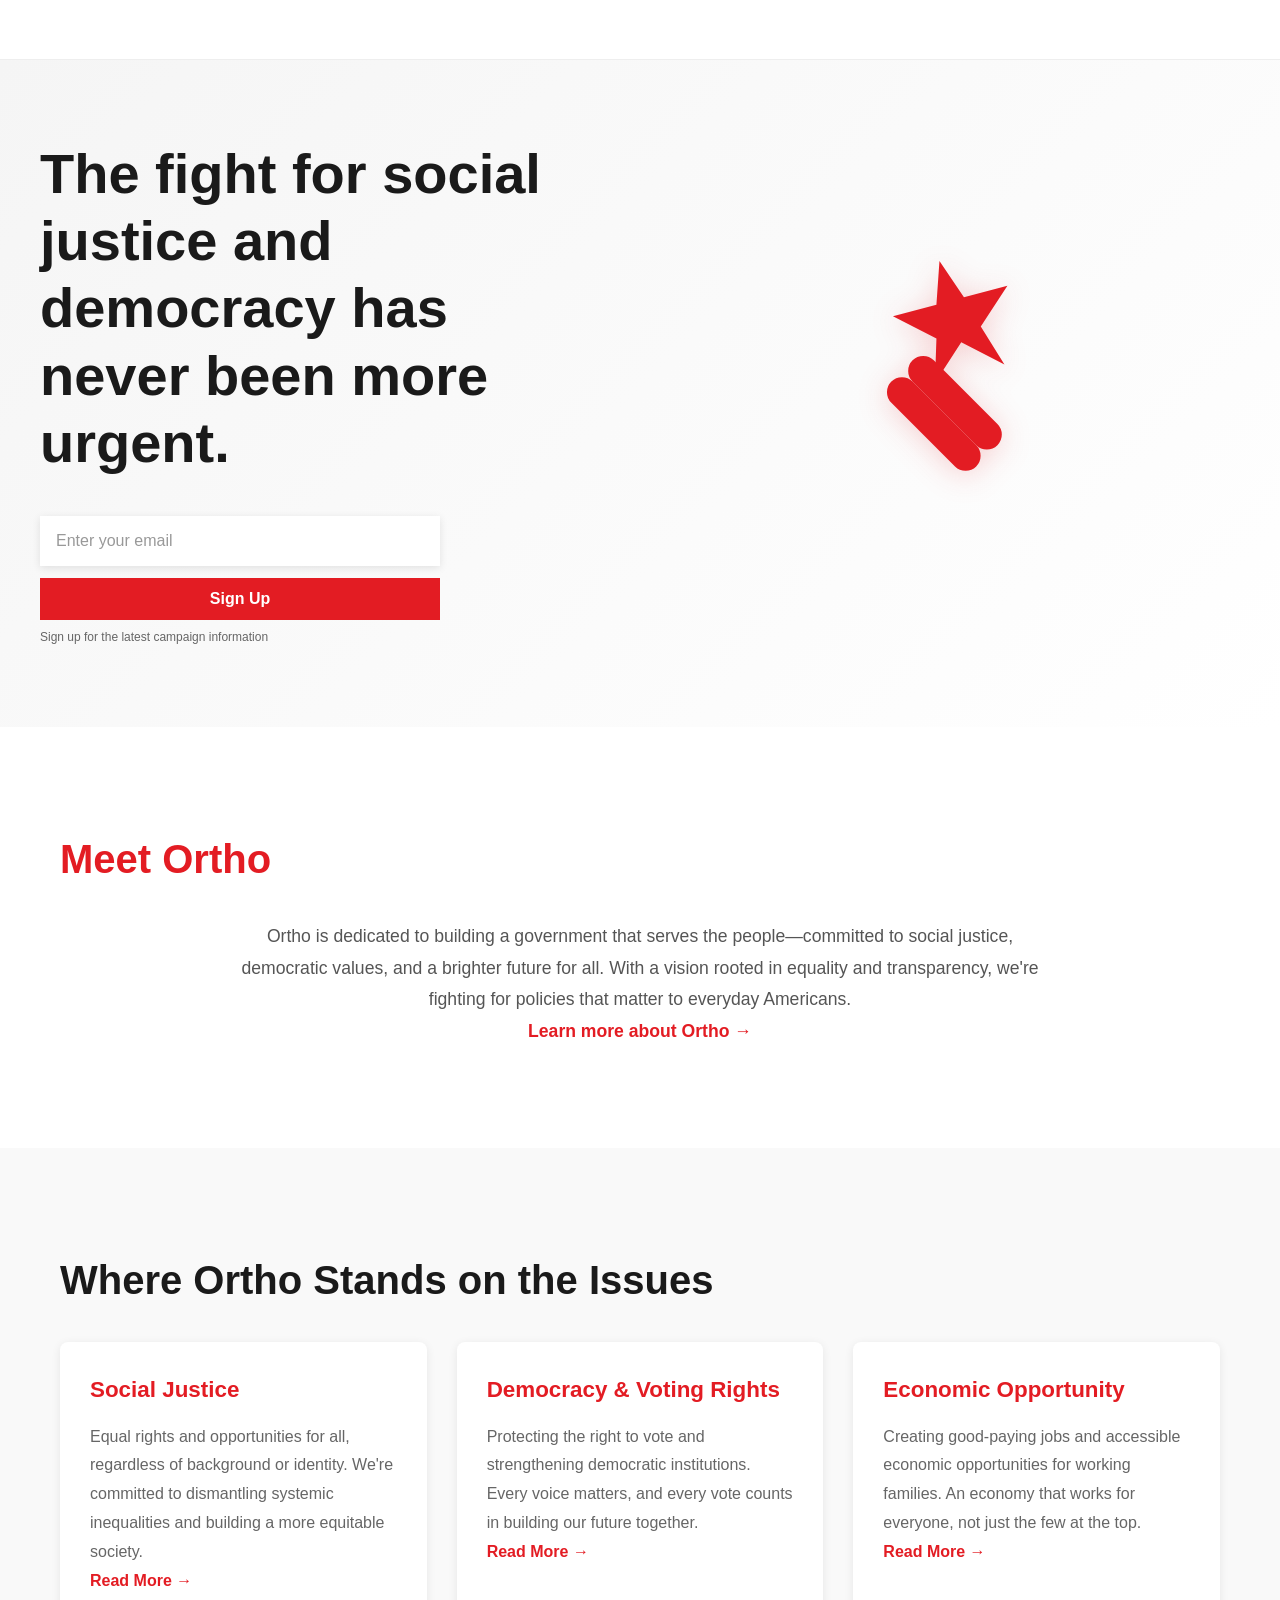
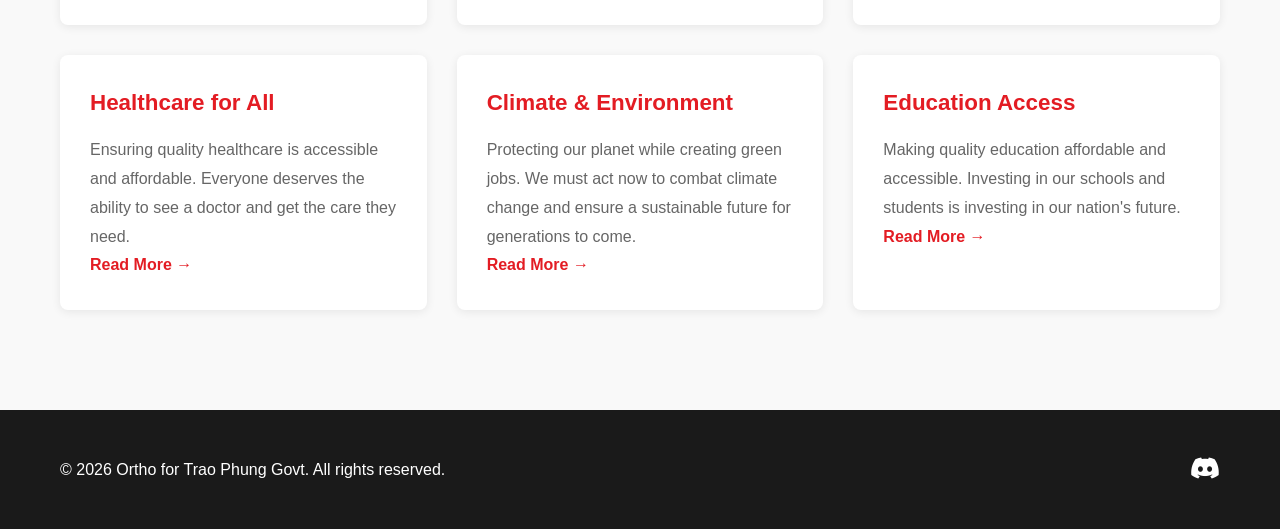
<file: index.html>
<!DOCTYPE html>
<html lang="en">
<head>
    <meta charset="UTF-8">
    <meta name="viewport" content="width=device-width, initial-scale=1.0">
    <title>Ortho for Trao Phung Govt - Social Justice & Democracy</title>
    <link rel="stylesheet" href="styles.css">
    <link rel="stylesheet" href="https://cdnjs.cloudflare.com/ajax/libs/font-awesome/6.4.0/css/all.min.css">
</head>
<body>
    <!-- Navigation Bar (Empty) -->
    <nav class="navbar"></nav>

    <!-- Hero Section -->
    <section class="hero">
        <div class="hero-content">
            <div class="hero-left">
                <h1 class="hero-title">The fight for social justice and democracy has never been more urgent.</h1>
                
                <div class="email-signup">
                    <form id="emailForm">
                        <input type="email" id="emailInput" placeholder="Enter your email" required>
                        <button type="submit">Sign Up</button>
                    </form>
                    <p class="email-subtitle">Sign up for the latest campaign information</p>
                </div>
            </div>

            <div class="hero-right">
                <div class="campaign-symbol">
                    <svg viewBox="0 0 200 200" class="symbol-svg">
                        <!-- Red Star -->
                        <g class="star-group" transform="translate(100, 50)">
                            <polygon points="0,-40 9.5,-12.4 39.5,-12.4 15.3,9.3 24,37.8 0,16.1 -24,37.8 -15.3,9.3 -39.5,-12.4 -9.5,-12.4" 
                                     fill="#E31C23" transform="rotate(-15)"/>
                        </g>
                        
                        <!-- Two Red Diagonal Thick Stripes -->
                        <g class="stripes-group" transform="translate(100, 120)">
                            <!-- First Diagonal Stripe (top-left to bottom-right) -->
                            <rect x="-50" y="-20" width="80" height="20" 
                                  fill="#E31C23" transform="rotate(45)" rx="10"/>
                            
                            <!-- Second Diagonal Stripe (offset) -->
                            <rect x="-50" y="0" width="80" height="20" 
                                  fill="#E31C23" transform="rotate(45)" rx="10"/>
                        </g>
                    </svg>
                </div>
            </div>
        </div>
    </section>

    <!-- Meet Ortho Section -->
    <section class="section meet-ortho">
        <div class="container">
            <h2><a href="about.html" class="section-link">Meet Ortho</a></h2>
            <div class="content">
                <p>Ortho is dedicated to building a government that serves the people—committed to social justice, democratic values, and a brighter future for all. With a vision rooted in equality and transparency, we're fighting for policies that matter to everyday Americans.</p>
                <p><a href="about.html" class="read-more">Learn more about Ortho →</a></p>
            </div>
        </div>
    </section>

    <!-- Where Ortho Stands on the Issues Section -->
    <section class="section issues">
        <div class="container">
            <h2>Where Ortho Stands on the Issues</h2>
            <div class="issues-grid">
                <div class="issue-card">
                    <h3><a href="issue-social-justice.html">Social Justice</a></h3>
                    <p>Equal rights and opportunities for all, regardless of background or identity. We're committed to dismantling systemic inequalities and building a more equitable society.</p>
                    <p><a href="issue-social-justice.html" class="learn-more">Read More →</a></p>
                </div>
                <div class="issue-card">
                    <h3><a href="issue-democracy.html">Democracy & Voting Rights</a></h3>
                    <p>Protecting the right to vote and strengthening democratic institutions. Every voice matters, and every vote counts in building our future together.</p>
                    <p><a href="issue-democracy.html" class="learn-more">Read More →</a></p>
                </div>
                <div class="issue-card">
                    <h3><a href="issue-economy.html">Economic Opportunity</a></h3>
                    <p>Creating good-paying jobs and accessible economic opportunities for working families. An economy that works for everyone, not just the few at the top.</p>
                    <p><a href="issue-economy.html" class="learn-more">Read More →</a></p>
                </div>
                <div class="issue-card">
                    <h3><a href="issue-healthcare.html">Healthcare for All</a></h3>
                    <p>Ensuring quality healthcare is accessible and affordable. Everyone deserves the ability to see a doctor and get the care they need.</p>
                    <p><a href="issue-healthcare.html" class="learn-more">Read More →</a></p>
                </div>
                <div class="issue-card">
                    <h3><a href="issue-climate.html">Climate & Environment</a></h3>
                    <p>Protecting our planet while creating green jobs. We must act now to combat climate change and ensure a sustainable future for generations to come.</p>
                    <p><a href="issue-climate.html" class="learn-more">Read More →</a></p>
                </div>
                <div class="issue-card">
                    <h3><a href="issue-education.html">Education Access</a></h3>
                    <p>Making quality education affordable and accessible. Investing in our schools and students is investing in our nation's future.</p>
                    <p><a href="issue-education.html" class="learn-more">Read More →</a></p>
                </div>
            </div>
        </div>
    </section>

    <!-- Footer -->
    <footer class="footer">
        <div class="container">
            <div class="footer-content">
                <p>&copy; 2026 Ortho for Trao Phung Govt. All rights reserved.</p>
                <div class="footer-social">
                    <a href="https://discord.gg/pRzbfzv4eq" target="_blank" title="Join our Discord">
                        <i class="fab fa-discord"></i>
                    </a>
                </div>
            </div>
        </div>
    </footer>

    <script src="script.js"></script>
</body>
</html>
</file>
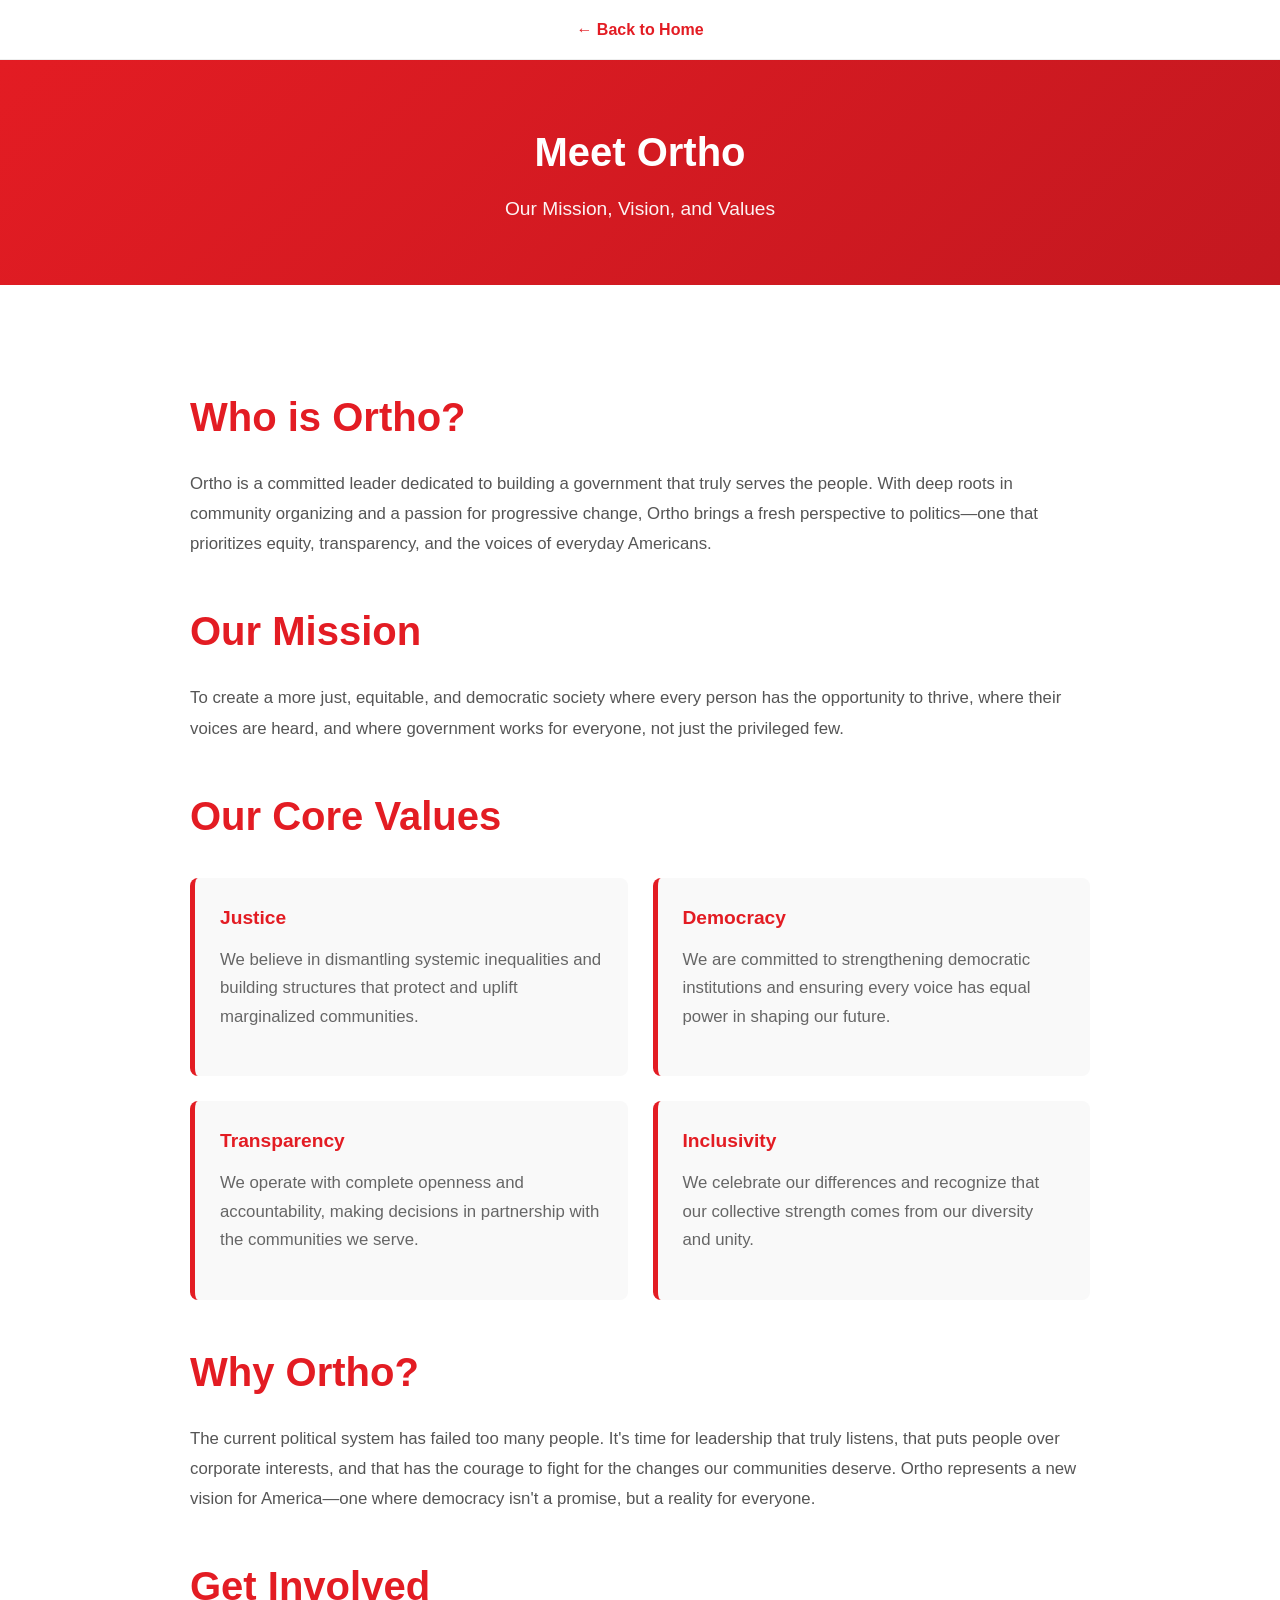
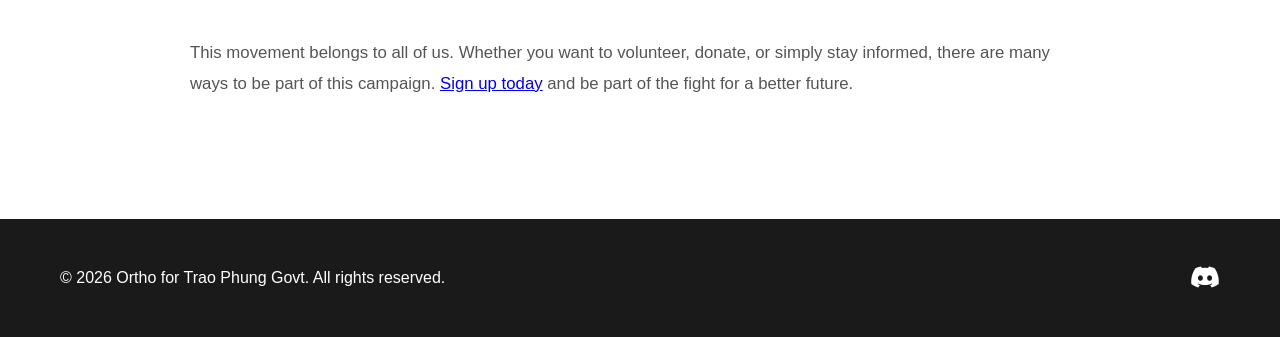
<file: about.html>
<!DOCTYPE html>
<html lang="en">
<head>
    <meta charset="UTF-8">
    <meta name="viewport" content="width=device-width, initial-scale=1.0">
    <title>About Ortho - Ortho for Trao Phung Govt</title>
    <link rel="stylesheet" href="styles.css">
    <link rel="stylesheet" href="https://cdnjs.cloudflare.com/ajax/libs/font-awesome/6.4.0/css/all.min.css">
</head>
<body>
    <!-- Navigation Bar -->
    <nav class="navbar">
        <div class="container">
            <a href="index.html" class="nav-home">← Back to Home</a>
        </div>
    </nav>

    <!-- Page Header -->
    <section class="page-header">
        <div class="container">
            <h1>Meet Ortho</h1>
            <p>Our Mission, Vision, and Values</p>
        </div>
    </section>

    <!-- Main Content -->
    <section class="section">
        <div class="container">
            <div class="page-content">
                <h2>Who is Ortho?</h2>
                <p>Ortho is a committed leader dedicated to building a government that truly serves the people. With deep roots in community organizing and a passion for progressive change, Ortho brings a fresh perspective to politics—one that prioritizes equity, transparency, and the voices of everyday Americans.</p>

                <h2>Our Mission</h2>
                <p>To create a more just, equitable, and democratic society where every person has the opportunity to thrive, where their voices are heard, and where government works for everyone, not just the privileged few.</p>

                <h2>Our Core Values</h2>
                <div class="values-grid">
                    <div class="value-card">
                        <h3>Justice</h3>
                        <p>We believe in dismantling systemic inequalities and building structures that protect and uplift marginalized communities.</p>
                    </div>
                    <div class="value-card">
                        <h3>Democracy</h3>
                        <p>We are committed to strengthening democratic institutions and ensuring every voice has equal power in shaping our future.</p>
                    </div>
                    <div class="value-card">
                        <h3>Transparency</h3>
                        <p>We operate with complete openness and accountability, making decisions in partnership with the communities we serve.</p>
                    </div>
                    <div class="value-card">
                        <h3>Inclusivity</h3>
                        <p>We celebrate our differences and recognize that our collective strength comes from our diversity and unity.</p>
                    </div>
                </div>

                <h2>Why Ortho?</h2>
                <p>The current political system has failed too many people. It's time for leadership that truly listens, that puts people over corporate interests, and that has the courage to fight for the changes our communities deserve. Ortho represents a new vision for America—one where democracy isn't a promise, but a reality for everyone.</p>

                <h2>Get Involved</h2>
                <p>This movement belongs to all of us. Whether you want to volunteer, donate, or simply stay informed, there are many ways to be part of this campaign. <a href="index.html">Sign up today</a> and be part of the fight for a better future.</p>
            </div>
        </div>
    </section>

    <!-- Footer -->
    <footer class="footer">
        <div class="container">
            <div class="footer-content">
                <p>&copy; 2026 Ortho for Trao Phung Govt. All rights reserved.</p>
                <div class="footer-social">
                    <a href="https://discord.gg/pRzbfzv4eq" target="_blank" title="Join our Discord">
                        <i class="fab fa-discord"></i>
                    </a>
                </div>
            </div>
        </div>
    </footer>

    <script src="script.js"></script>
</body>
</html>
</file>
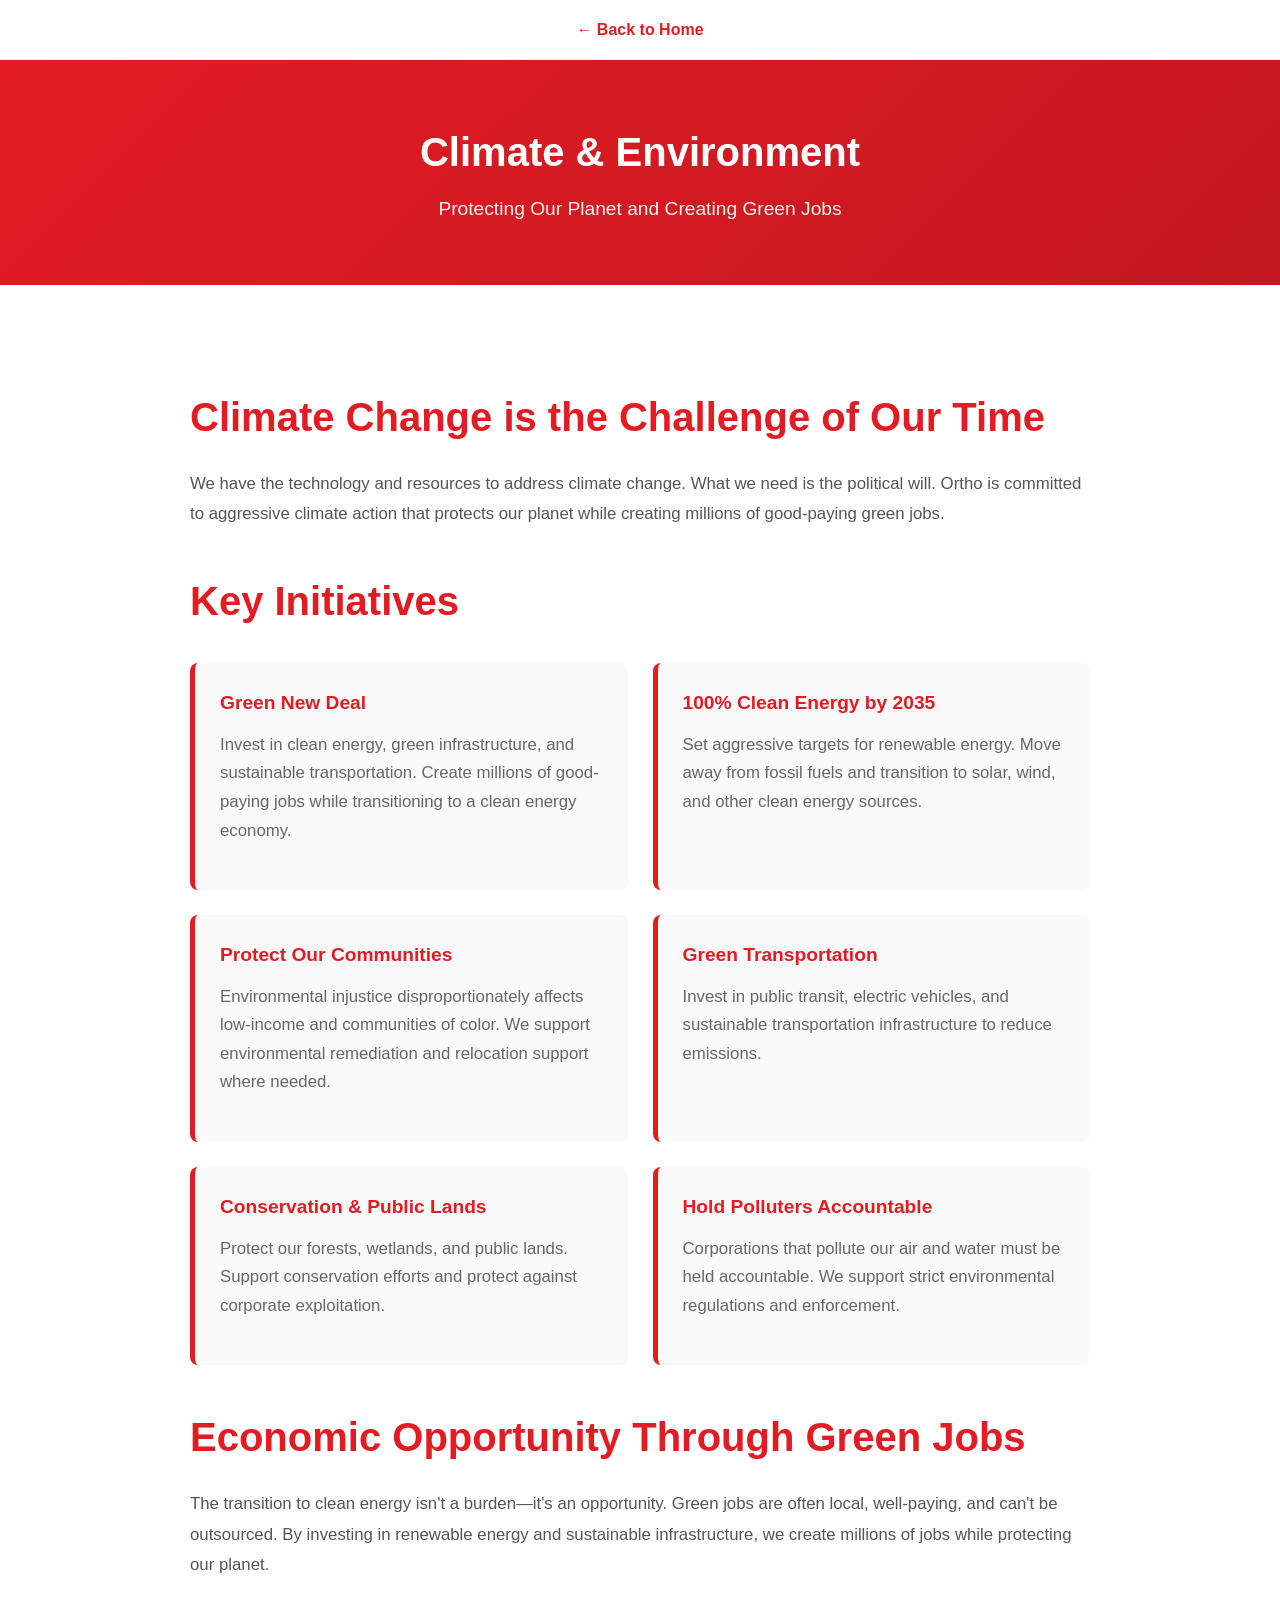
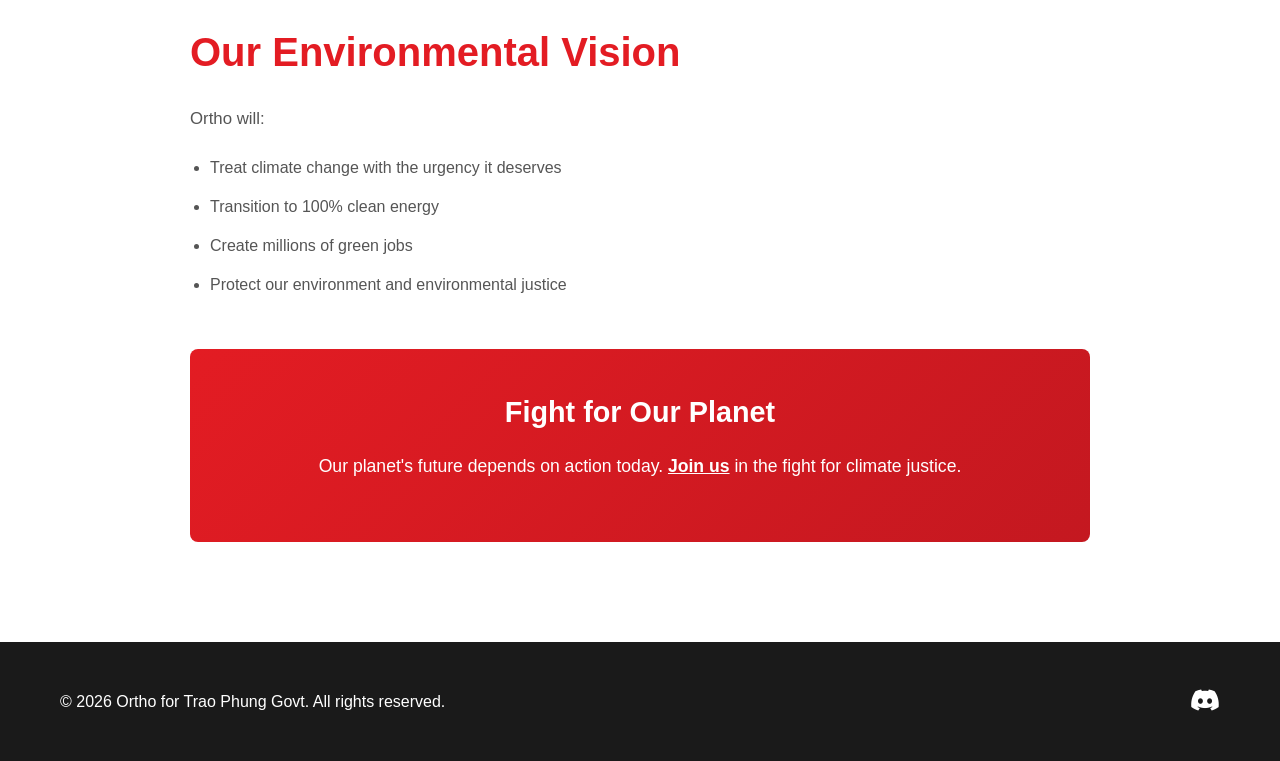
<file: issue-climate.html>
<!DOCTYPE html>
<html lang="en">
<head>
    <meta charset="UTF-8">
    <meta name="viewport" content="width=device-width, initial-scale=1.0">
    <title>Climate & Environment - Ortho for Trao Phung Govt</title>
    <link rel="stylesheet" href="styles.css">
    <link rel="stylesheet" href="https://cdnjs.cloudflare.com/ajax/libs/font-awesome/6.4.0/css/all.min.css">
</head>
<body>
    <!-- Navigation Bar -->
    <nav class="navbar">
        <div class="container">
            <a href="index.html" class="nav-home">← Back to Home</a>
        </div>
    </nav>

    <!-- Page Header -->
    <section class="page-header">
        <div class="container">
            <h1>Climate & Environment</h1>
            <p>Protecting Our Planet and Creating Green Jobs</p>
        </div>
    </section>

    <!-- Main Content -->
    <section class="section">
        <div class="container">
            <div class="page-content">
                <h2>Climate Change is the Challenge of Our Time</h2>
                <p>We have the technology and resources to address climate change. What we need is the political will. Ortho is committed to aggressive climate action that protects our planet while creating millions of good-paying green jobs.</p>

                <h2>Key Initiatives</h2>
                <div class="initiatives-list">
                    <div class="initiative-item">
                        <h3>Green New Deal</h3>
                        <p>Invest in clean energy, green infrastructure, and sustainable transportation. Create millions of good-paying jobs while transitioning to a clean energy economy.</p>
                    </div>
                    <div class="initiative-item">
                        <h3>100% Clean Energy by 2035</h3>
                        <p>Set aggressive targets for renewable energy. Move away from fossil fuels and transition to solar, wind, and other clean energy sources.</p>
                    </div>
                    <div class="initiative-item">
                        <h3>Protect Our Communities</h3>
                        <p>Environmental injustice disproportionately affects low-income and communities of color. We support environmental remediation and relocation support where needed.</p>
                    </div>
                    <div class="initiative-item">
                        <h3>Green Transportation</h3>
                        <p>Invest in public transit, electric vehicles, and sustainable transportation infrastructure to reduce emissions.</p>
                    </div>
                    <div class="initiative-item">
                        <h3>Conservation & Public Lands</h3>
                        <p>Protect our forests, wetlands, and public lands. Support conservation efforts and protect against corporate exploitation.</p>
                    </div>
                    <div class="initiative-item">
                        <h3>Hold Polluters Accountable</h3>
                        <p>Corporations that pollute our air and water must be held accountable. We support strict environmental regulations and enforcement.</p>
                    </div>
                </div>

                <h2>Economic Opportunity Through Green Jobs</h2>
                <p>The transition to clean energy isn't a burden—it's an opportunity. Green jobs are often local, well-paying, and can't be outsourced. By investing in renewable energy and sustainable infrastructure, we create millions of jobs while protecting our planet.</p>

                <h2>Our Environmental Vision</h2>
                <p>Ortho will:</p>
                <ul>
                    <li>Treat climate change with the urgency it deserves</li>
                    <li>Transition to 100% clean energy</li>
                    <li>Create millions of green jobs</li>
                    <li>Protect our environment and environmental justice</li>
                </ul>

                <div class="cta-box">
                    <h3>Fight for Our Planet</h3>
                    <p>Our planet's future depends on action today. <a href="index.html">Join us</a> in the fight for climate justice.</p>
                </div>
            </div>
        </div>
    </section>

    <!-- Footer -->
    <footer class="footer">
        <div class="container">
            <div class="footer-content">
                <p>&copy; 2026 Ortho for Trao Phung Govt. All rights reserved.</p>
                <div class="footer-social">
                    <a href="https://discord.gg/pRzbfzv4eq" target="_blank" title="Join our Discord">
                        <i class="fab fa-discord"></i>
                    </a>
                </div>
            </div>
        </div>
    </footer>

    <script src="script.js"></script>
</body>
</html>
</file>
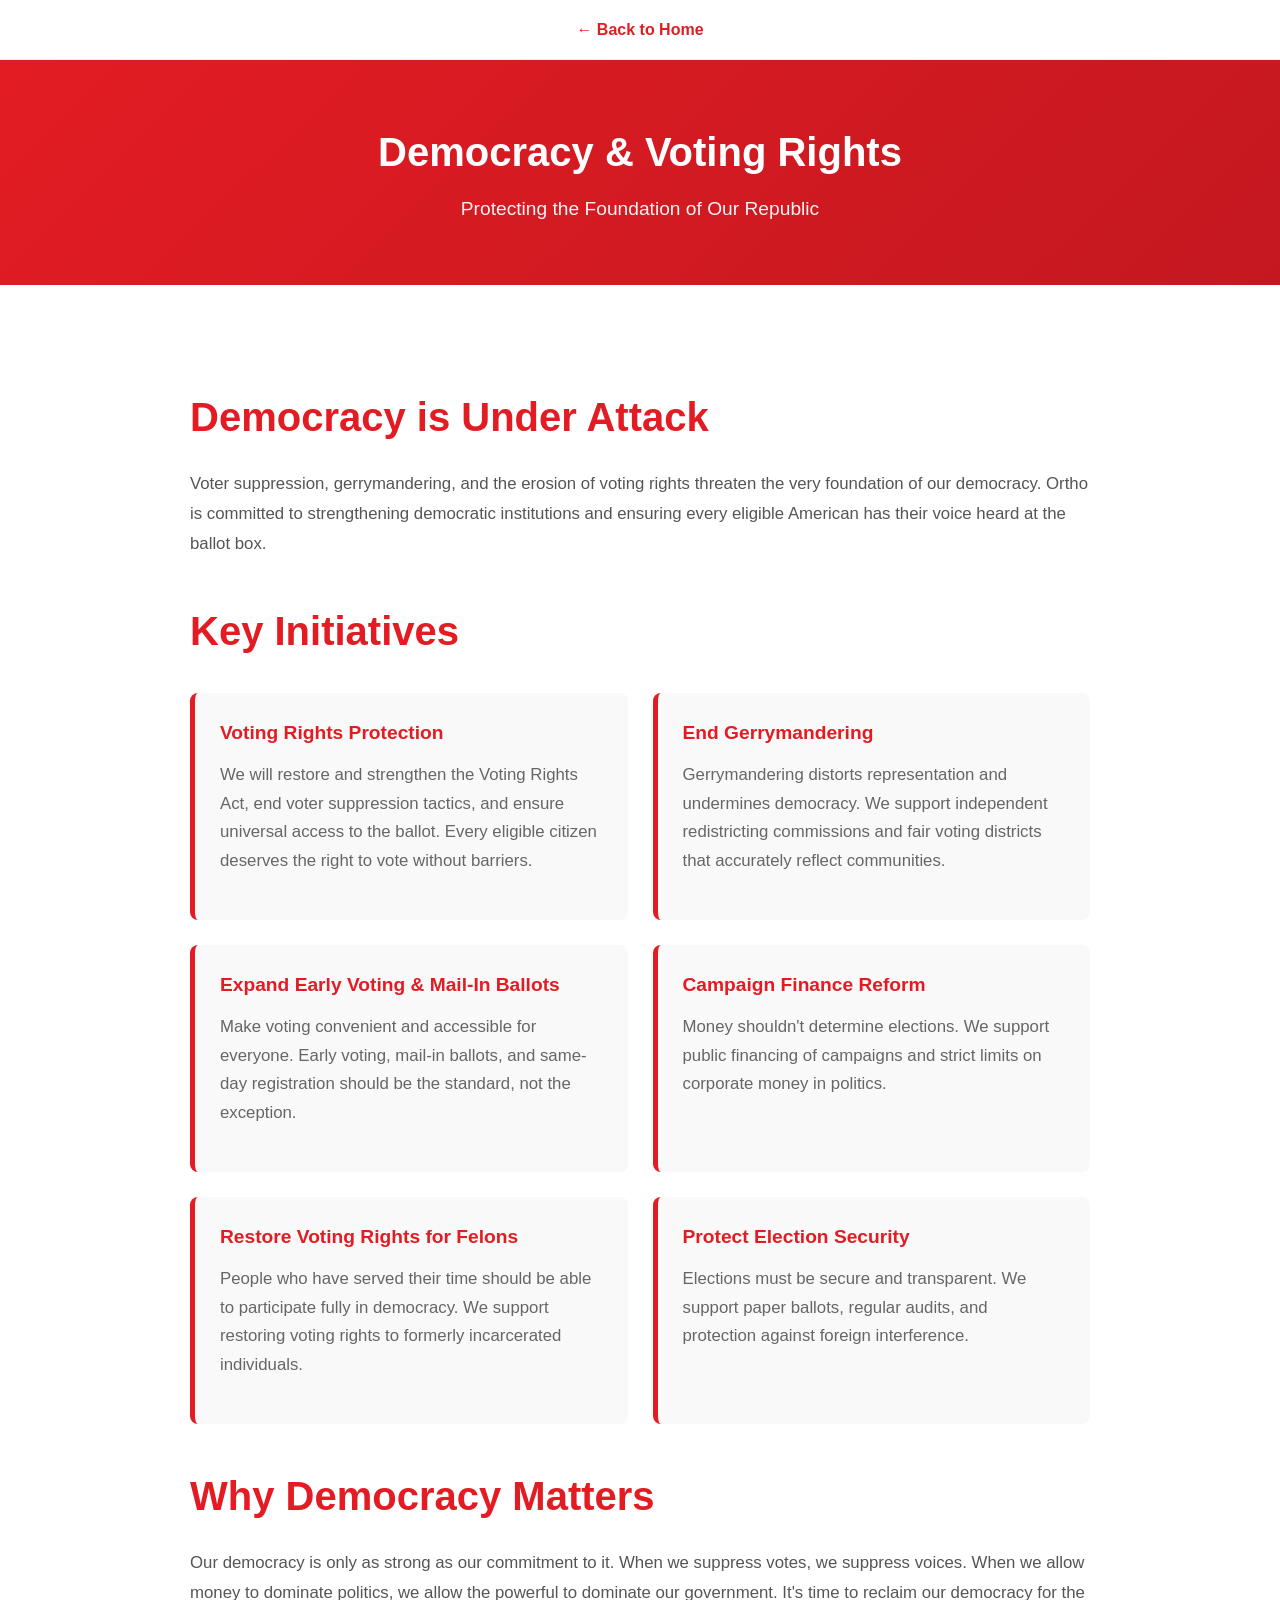
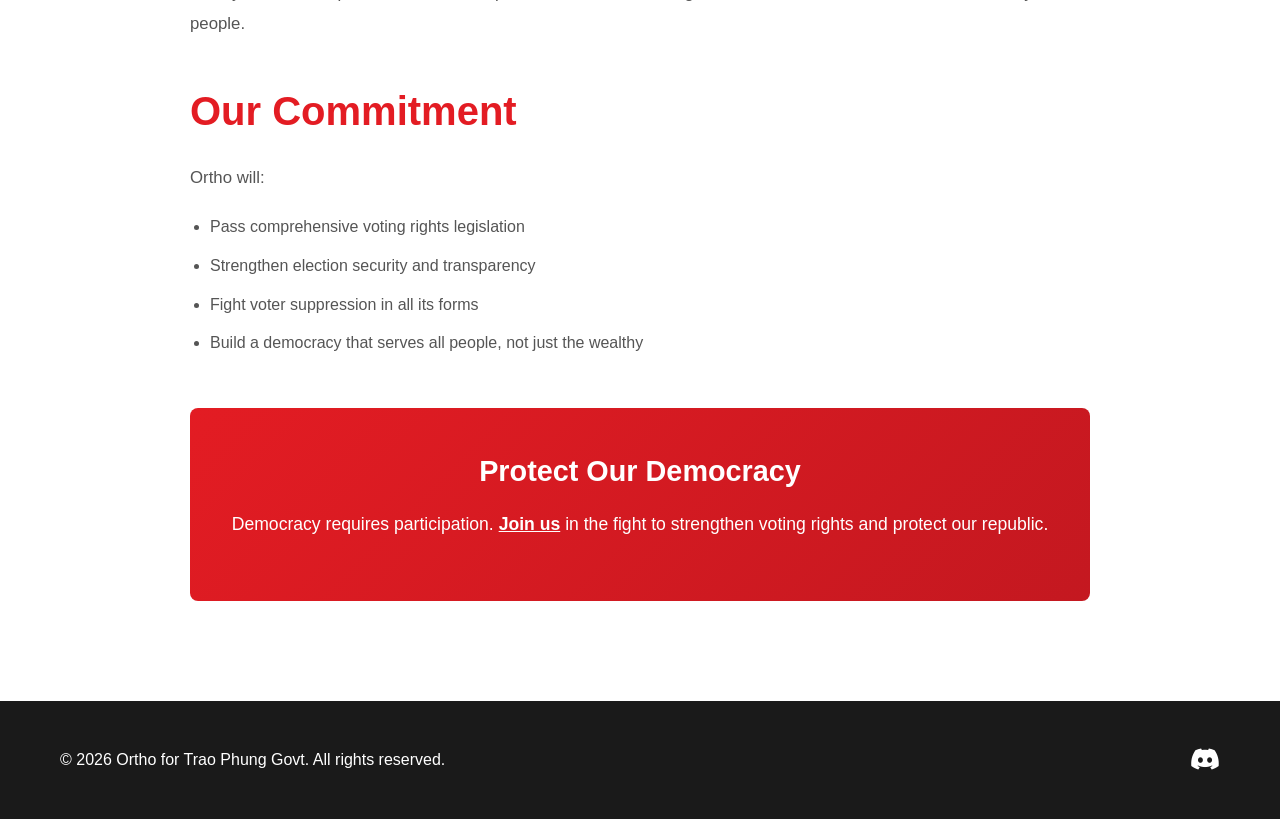
<file: issue-democracy.html>
<!DOCTYPE html>
<html lang="en">
<head>
    <meta charset="UTF-8">
    <meta name="viewport" content="width=device-width, initial-scale=1.0">
    <title>Democracy & Voting Rights - Ortho for Trao Phung Govt</title>
    <link rel="stylesheet" href="styles.css">
    <link rel="stylesheet" href="https://cdnjs.cloudflare.com/ajax/libs/font-awesome/6.4.0/css/all.min.css">
</head>
<body>
    <!-- Navigation Bar -->
    <nav class="navbar">
        <div class="container">
            <a href="index.html" class="nav-home">← Back to Home</a>
        </div>
    </nav>

    <!-- Page Header -->
    <section class="page-header">
        <div class="container">
            <h1>Democracy & Voting Rights</h1>
            <p>Protecting the Foundation of Our Republic</p>
        </div>
    </section>

    <!-- Main Content -->
    <section class="section">
        <div class="container">
            <div class="page-content">
                <h2>Democracy is Under Attack</h2>
                <p>Voter suppression, gerrymandering, and the erosion of voting rights threaten the very foundation of our democracy. Ortho is committed to strengthening democratic institutions and ensuring every eligible American has their voice heard at the ballot box.</p>

                <h2>Key Initiatives</h2>
                <div class="initiatives-list">
                    <div class="initiative-item">
                        <h3>Voting Rights Protection</h3>
                        <p>We will restore and strengthen the Voting Rights Act, end voter suppression tactics, and ensure universal access to the ballot. Every eligible citizen deserves the right to vote without barriers.</p>
                    </div>
                    <div class="initiative-item">
                        <h3>End Gerrymandering</h3>
                        <p>Gerrymandering distorts representation and undermines democracy. We support independent redistricting commissions and fair voting districts that accurately reflect communities.</p>
                    </div>
                    <div class="initiative-item">
                        <h3>Expand Early Voting & Mail-In Ballots</h3>
                        <p>Make voting convenient and accessible for everyone. Early voting, mail-in ballots, and same-day registration should be the standard, not the exception.</p>
                    </div>
                    <div class="initiative-item">
                        <h3>Campaign Finance Reform</h3>
                        <p>Money shouldn't determine elections. We support public financing of campaigns and strict limits on corporate money in politics.</p>
                    </div>
                    <div class="initiative-item">
                        <h3>Restore Voting Rights for Felons</h3>
                        <p>People who have served their time should be able to participate fully in democracy. We support restoring voting rights to formerly incarcerated individuals.</p>
                    </div>
                    <div class="initiative-item">
                        <h3>Protect Election Security</h3>
                        <p>Elections must be secure and transparent. We support paper ballots, regular audits, and protection against foreign interference.</p>
                    </div>
                </div>

                <h2>Why Democracy Matters</h2>
                <p>Our democracy is only as strong as our commitment to it. When we suppress votes, we suppress voices. When we allow money to dominate politics, we allow the powerful to dominate our government. It's time to reclaim our democracy for the people.</p>

                <h2>Our Commitment</h2>
                <p>Ortho will:</p>
                <ul>
                    <li>Pass comprehensive voting rights legislation</li>
                    <li>Strengthen election security and transparency</li>
                    <li>Fight voter suppression in all its forms</li>
                    <li>Build a democracy that serves all people, not just the wealthy</li>
                </ul>

                <div class="cta-box">
                    <h3>Protect Our Democracy</h3>
                    <p>Democracy requires participation. <a href="index.html">Join us</a> in the fight to strengthen voting rights and protect our republic.</p>
                </div>
            </div>
        </div>
    </section>

    <!-- Footer -->
    <footer class="footer">
        <div class="container">
            <div class="footer-content">
                <p>&copy; 2026 Ortho for Trao Phung Govt. All rights reserved.</p>
                <div class="footer-social">
                    <a href="https://discord.gg/pRzbfzv4eq" target="_blank" title="Join our Discord">
                        <i class="fab fa-discord"></i>
                    </a>
                </div>
            </div>
        </div>
    </footer>

    <script src="script.js"></script>
</body>
</html>
</file>
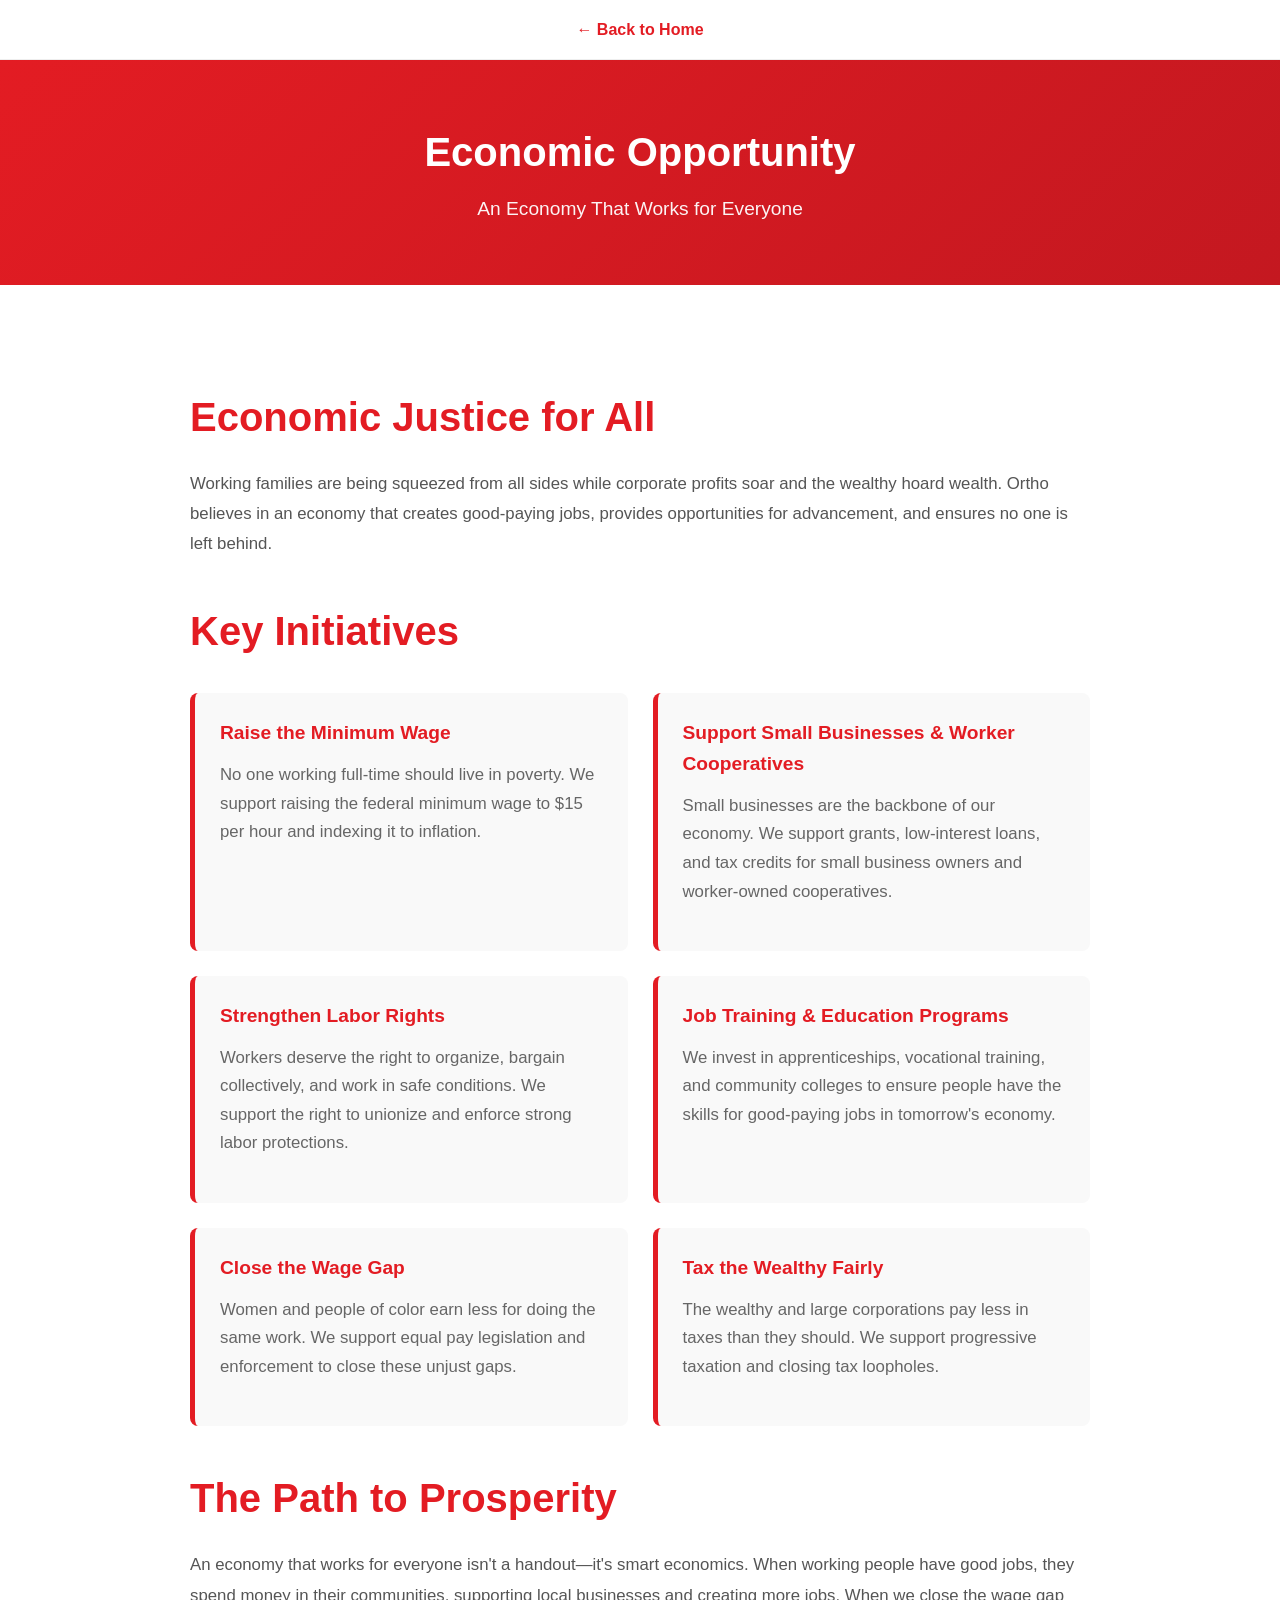
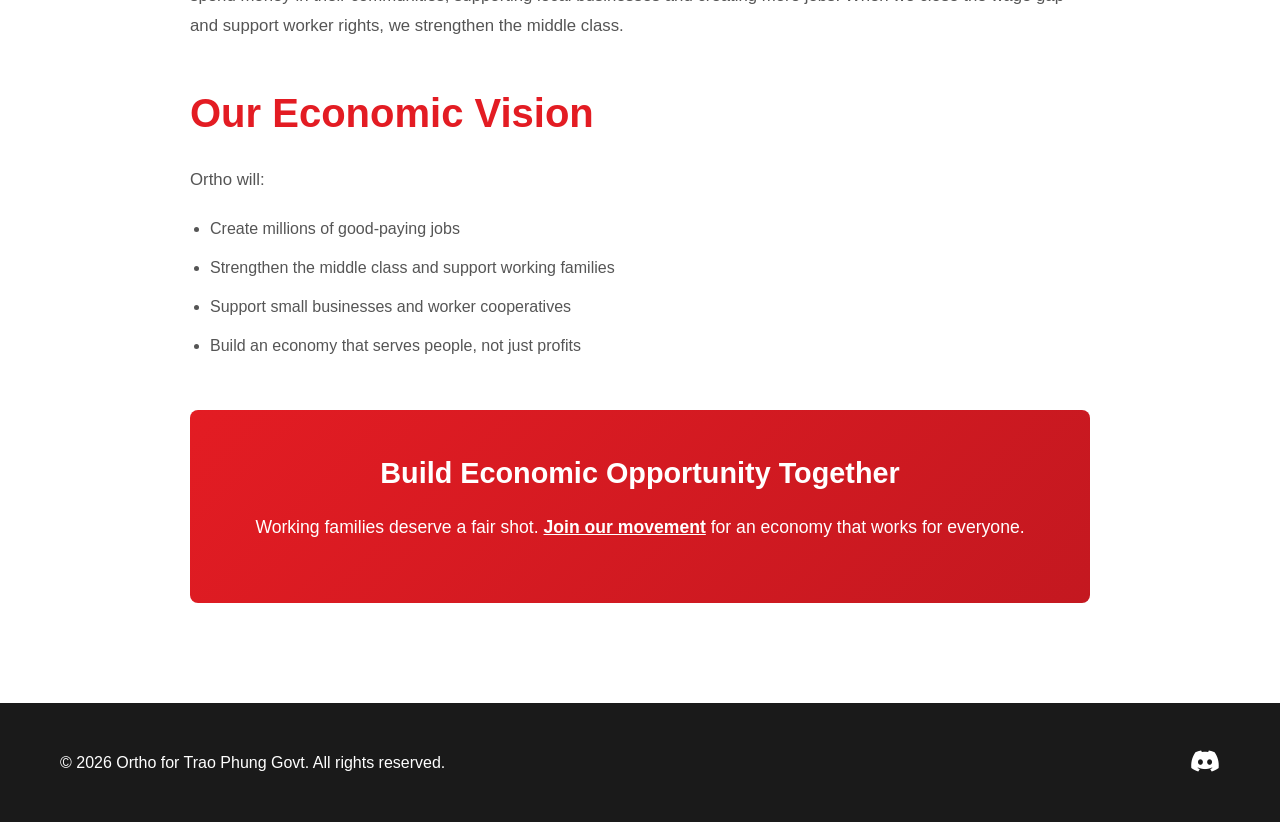
<file: issue-economy.html>
<!DOCTYPE html>
<html lang="en">
<head>
    <meta charset="UTF-8">
    <meta name="viewport" content="width=device-width, initial-scale=1.0">
    <title>Economic Opportunity - Ortho for Trao Phung Govt</title>
    <link rel="stylesheet" href="styles.css">
    <link rel="stylesheet" href="https://cdnjs.cloudflare.com/ajax/libs/font-awesome/6.4.0/css/all.min.css">
</head>
<body>
    <!-- Navigation Bar -->
    <nav class="navbar">
        <div class="container">
            <a href="index.html" class="nav-home">← Back to Home</a>
        </div>
    </nav>

    <!-- Page Header -->
    <section class="page-header">
        <div class="container">
            <h1>Economic Opportunity</h1>
            <p>An Economy That Works for Everyone</p>
        </div>
    </section>

    <!-- Main Content -->
    <section class="section">
        <div class="container">
            <div class="page-content">
                <h2>Economic Justice for All</h2>
                <p>Working families are being squeezed from all sides while corporate profits soar and the wealthy hoard wealth. Ortho believes in an economy that creates good-paying jobs, provides opportunities for advancement, and ensures no one is left behind.</p>

                <h2>Key Initiatives</h2>
                <div class="initiatives-list">
                    <div class="initiative-item">
                        <h3>Raise the Minimum Wage</h3>
                        <p>No one working full-time should live in poverty. We support raising the federal minimum wage to $15 per hour and indexing it to inflation.</p>
                    </div>
                    <div class="initiative-item">
                        <h3>Support Small Businesses & Worker Cooperatives</h3>
                        <p>Small businesses are the backbone of our economy. We support grants, low-interest loans, and tax credits for small business owners and worker-owned cooperatives.</p>
                    </div>
                    <div class="initiative-item">
                        <h3>Strengthen Labor Rights</h3>
                        <p>Workers deserve the right to organize, bargain collectively, and work in safe conditions. We support the right to unionize and enforce strong labor protections.</p>
                    </div>
                    <div class="initiative-item">
                        <h3>Job Training & Education Programs</h3>
                        <p>We invest in apprenticeships, vocational training, and community colleges to ensure people have the skills for good-paying jobs in tomorrow's economy.</p>
                    </div>
                    <div class="initiative-item">
                        <h3>Close the Wage Gap</h3>
                        <p>Women and people of color earn less for doing the same work. We support equal pay legislation and enforcement to close these unjust gaps.</p>
                    </div>
                    <div class="initiative-item">
                        <h3>Tax the Wealthy Fairly</h3>
                        <p>The wealthy and large corporations pay less in taxes than they should. We support progressive taxation and closing tax loopholes.</p>
                    </div>
                </div>

                <h2>The Path to Prosperity</h2>
                <p>An economy that works for everyone isn't a handout—it's smart economics. When working people have good jobs, they spend money in their communities, supporting local businesses and creating more jobs. When we close the wage gap and support worker rights, we strengthen the middle class.</p>

                <h2>Our Economic Vision</h2>
                <p>Ortho will:</p>
                <ul>
                    <li>Create millions of good-paying jobs</li>
                    <li>Strengthen the middle class and support working families</li>
                    <li>Support small businesses and worker cooperatives</li>
                    <li>Build an economy that serves people, not just profits</li>
                </ul>

                <div class="cta-box">
                    <h3>Build Economic Opportunity Together</h3>
                    <p>Working families deserve a fair shot. <a href="index.html">Join our movement</a> for an economy that works for everyone.</p>
                </div>
            </div>
        </div>
    </section>

    <!-- Footer -->
    <footer class="footer">
        <div class="container">
            <div class="footer-content">
                <p>&copy; 2026 Ortho for Trao Phung Govt. All rights reserved.</p>
                <div class="footer-social">
                    <a href="https://discord.gg/pRzbfzv4eq" target="_blank" title="Join our Discord">
                        <i class="fab fa-discord"></i>
                    </a>
                </div>
            </div>
        </div>
    </footer>

    <script src="script.js"></script>
</body>
</html>
</file>
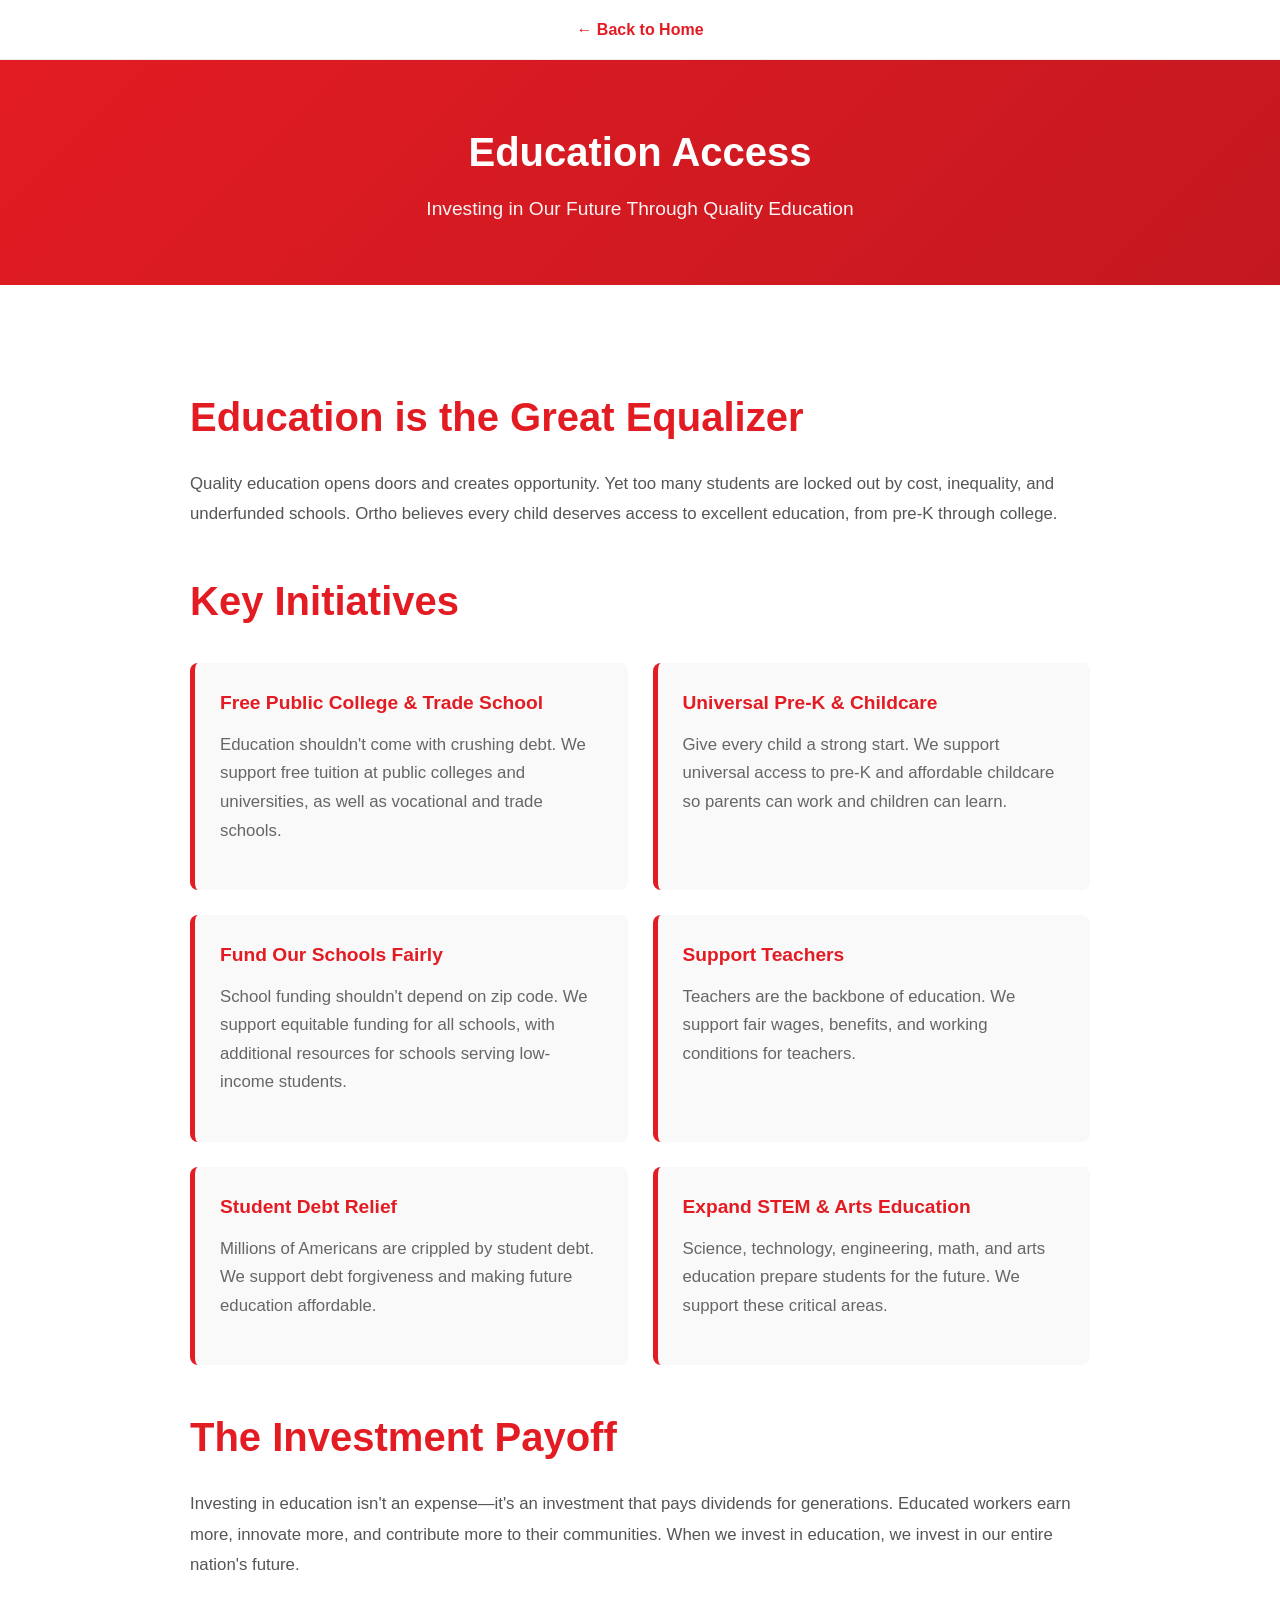
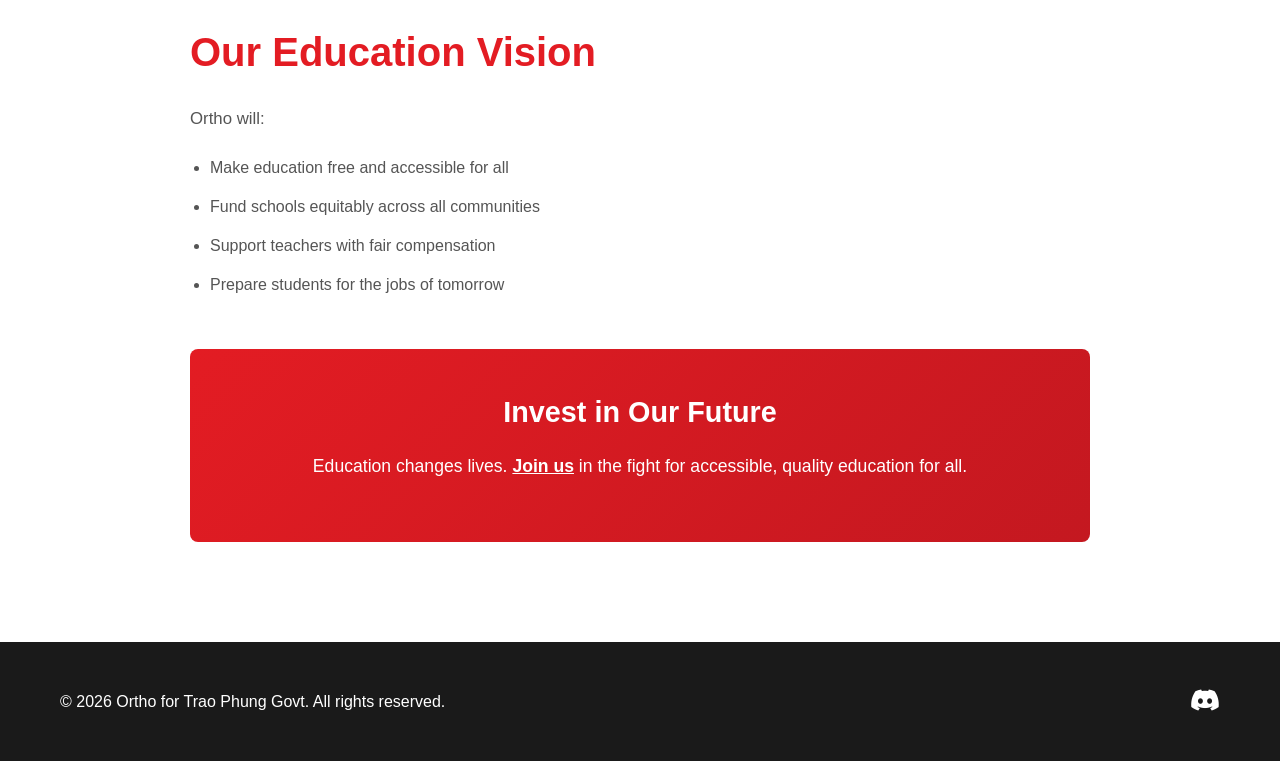
<file: issue-education.html>
<!DOCTYPE html>
<html lang="en">
<head>
    <meta charset="UTF-8">
    <meta name="viewport" content="width=device-width, initial-scale=1.0">
    <title>Education Access - Ortho for Trao Phung Govt</title>
    <link rel="stylesheet" href="styles.css">
    <link rel="stylesheet" href="https://cdnjs.cloudflare.com/ajax/libs/font-awesome/6.4.0/css/all.min.css">
</head>
<body>
    <!-- Navigation Bar -->
    <nav class="navbar">
        <div class="container">
            <a href="index.html" class="nav-home">← Back to Home</a>
        </div>
    </nav>

    <!-- Page Header -->
    <section class="page-header">
        <div class="container">
            <h1>Education Access</h1>
            <p>Investing in Our Future Through Quality Education</p>
        </div>
    </section>

    <!-- Main Content -->
    <section class="section">
        <div class="container">
            <div class="page-content">
                <h2>Education is the Great Equalizer</h2>
                <p>Quality education opens doors and creates opportunity. Yet too many students are locked out by cost, inequality, and underfunded schools. Ortho believes every child deserves access to excellent education, from pre-K through college.</p>

                <h2>Key Initiatives</h2>
                <div class="initiatives-list">
                    <div class="initiative-item">
                        <h3>Free Public College & Trade School</h3>
                        <p>Education shouldn't come with crushing debt. We support free tuition at public colleges and universities, as well as vocational and trade schools.</p>
                    </div>
                    <div class="initiative-item">
                        <h3>Universal Pre-K & Childcare</h3>
                        <p>Give every child a strong start. We support universal access to pre-K and affordable childcare so parents can work and children can learn.</p>
                    </div>
                    <div class="initiative-item">
                        <h3>Fund Our Schools Fairly</h3>
                        <p>School funding shouldn't depend on zip code. We support equitable funding for all schools, with additional resources for schools serving low-income students.</p>
                    </div>
                    <div class="initiative-item">
                        <h3>Support Teachers</h3>
                        <p>Teachers are the backbone of education. We support fair wages, benefits, and working conditions for teachers.</p>
                    </div>
                    <div class="initiative-item">
                        <h3>Student Debt Relief</h3>
                        <p>Millions of Americans are crippled by student debt. We support debt forgiveness and making future education affordable.</p>
                    </div>
                    <div class="initiative-item">
                        <h3>Expand STEM & Arts Education</h3>
                        <p>Science, technology, engineering, math, and arts education prepare students for the future. We support these critical areas.</p>
                    </div>
                </div>

                <h2>The Investment Payoff</h2>
                <p>Investing in education isn't an expense—it's an investment that pays dividends for generations. Educated workers earn more, innovate more, and contribute more to their communities. When we invest in education, we invest in our entire nation's future.</p>

                <h2>Our Education Vision</h2>
                <p>Ortho will:</p>
                <ul>
                    <li>Make education free and accessible for all</li>
                    <li>Fund schools equitably across all communities</li>
                    <li>Support teachers with fair compensation</li>
                    <li>Prepare students for the jobs of tomorrow</li>
                </ul>

                <div class="cta-box">
                    <h3>Invest in Our Future</h3>
                    <p>Education changes lives. <a href="index.html">Join us</a> in the fight for accessible, quality education for all.</p>
                </div>
            </div>
        </div>
    </section>

    <!-- Footer -->
    <footer class="footer">
        <div class="container">
            <div class="footer-content">
                <p>&copy; 2026 Ortho for Trao Phung Govt. All rights reserved.</p>
                <div class="footer-social">
                    <a href="https://discord.gg/pRzbfzv4eq" target="_blank" title="Join our Discord">
                        <i class="fab fa-discord"></i>
                    </a>
                </div>
            </div>
        </div>
    </footer>

    <script src="script.js"></script>
</body>
</html>
</file>
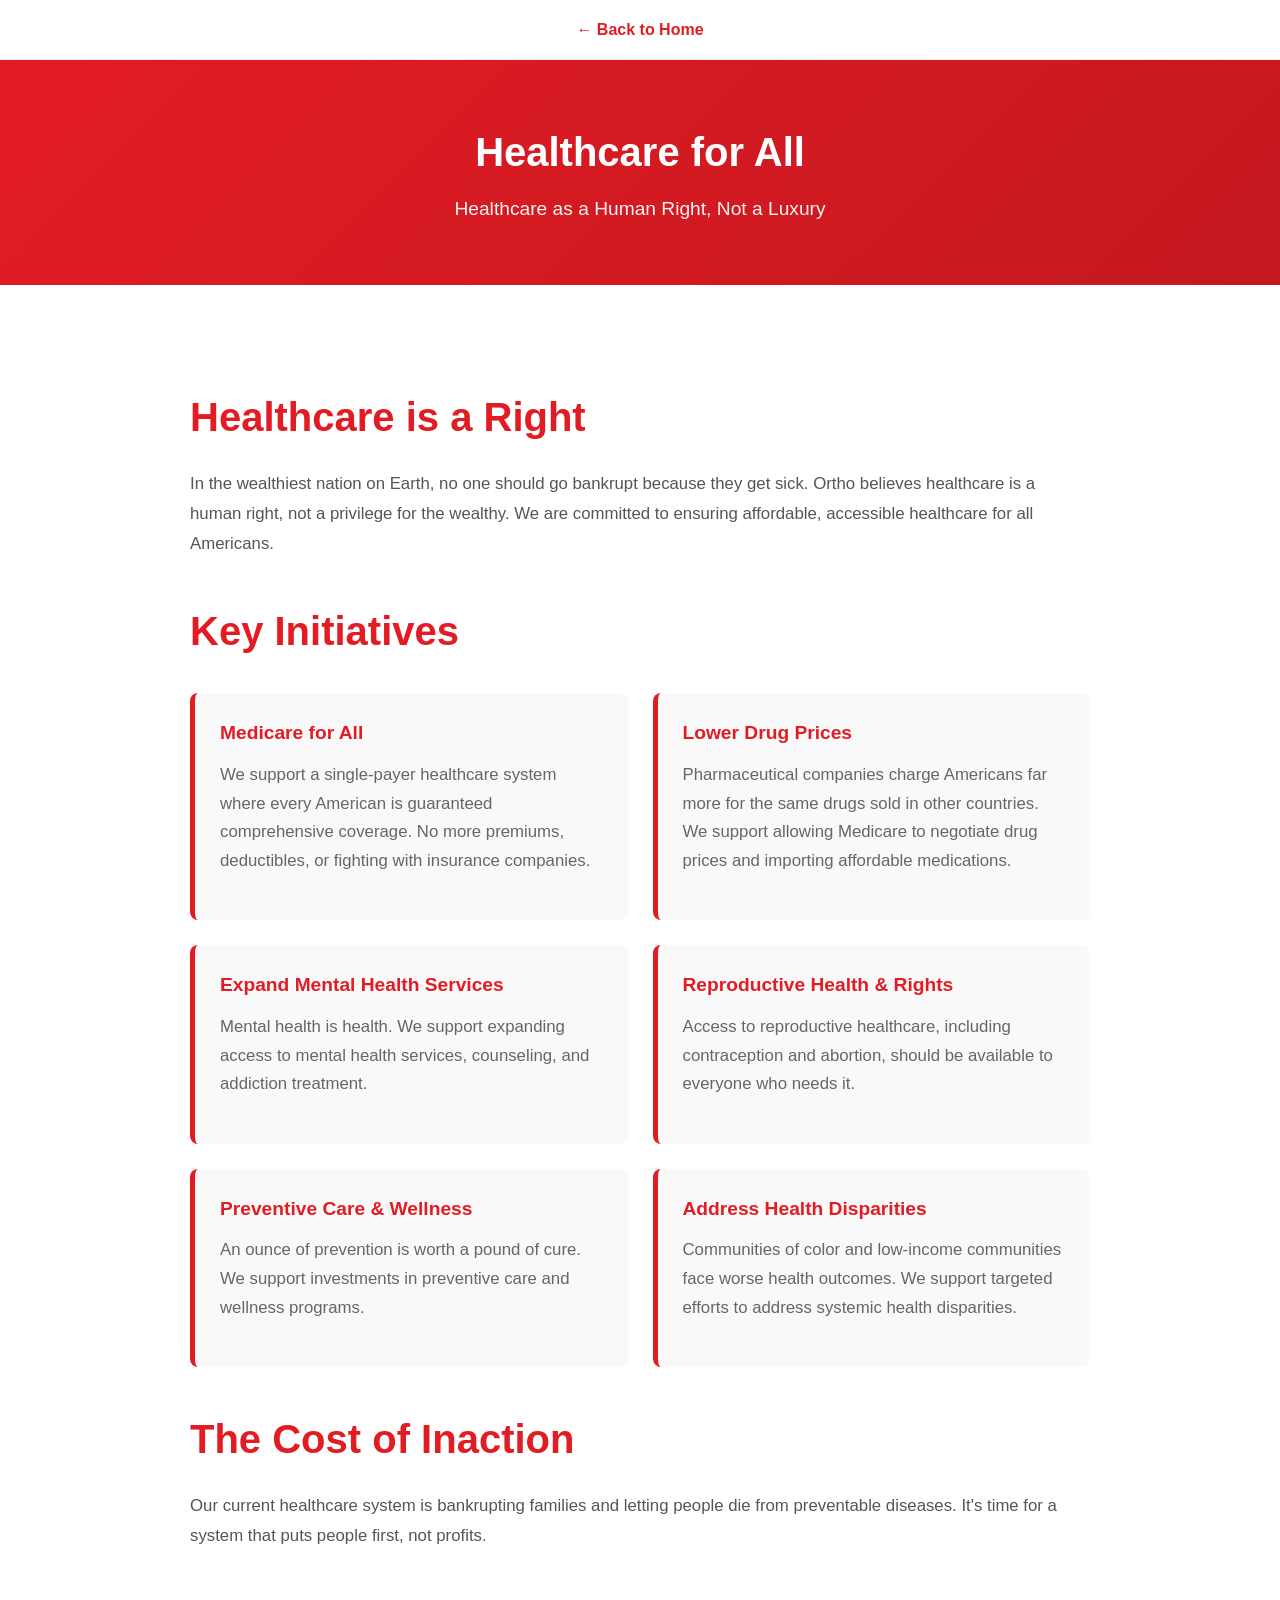
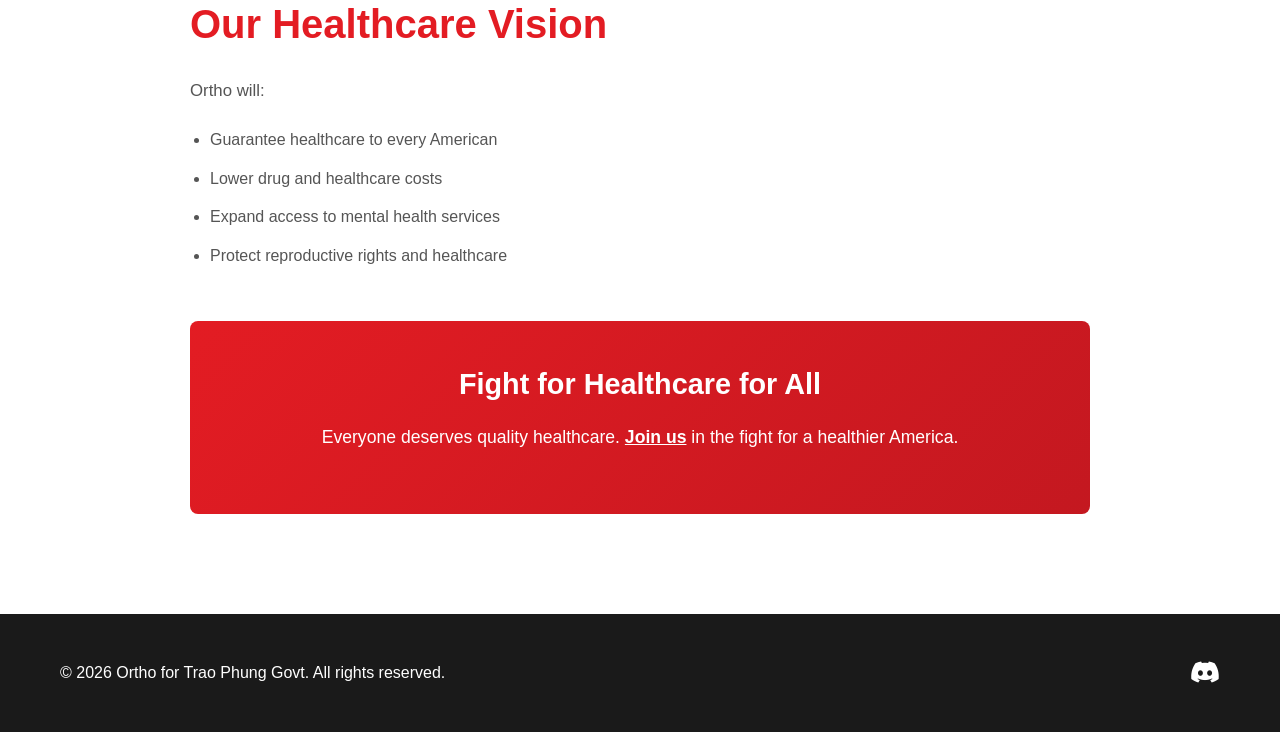
<file: issue-healthcare.html>
<!DOCTYPE html>
<html lang="en">
<head>
    <meta charset="UTF-8">
    <meta name="viewport" content="width=device-width, initial-scale=1.0">
    <title>Healthcare for All - Ortho for Trao Phung Govt</title>
    <link rel="stylesheet" href="styles.css">
    <link rel="stylesheet" href="https://cdnjs.cloudflare.com/ajax/libs/font-awesome/6.4.0/css/all.min.css">
</head>
<body>
    <!-- Navigation Bar -->
    <nav class="navbar">
        <div class="container">
            <a href="index.html" class="nav-home">← Back to Home</a>
        </div>
    </nav>

    <!-- Page Header -->
    <section class="page-header">
        <div class="container">
            <h1>Healthcare for All</h1>
            <p>Healthcare as a Human Right, Not a Luxury</p>
        </div>
    </section>

    <!-- Main Content -->
    <section class="section">
        <div class="container">
            <div class="page-content">
                <h2>Healthcare is a Right</h2>
                <p>In the wealthiest nation on Earth, no one should go bankrupt because they get sick. Ortho believes healthcare is a human right, not a privilege for the wealthy. We are committed to ensuring affordable, accessible healthcare for all Americans.</p>

                <h2>Key Initiatives</h2>
                <div class="initiatives-list">
                    <div class="initiative-item">
                        <h3>Medicare for All</h3>
                        <p>We support a single-payer healthcare system where every American is guaranteed comprehensive coverage. No more premiums, deductibles, or fighting with insurance companies.</p>
                    </div>
                    <div class="initiative-item">
                        <h3>Lower Drug Prices</h3>
                        <p>Pharmaceutical companies charge Americans far more for the same drugs sold in other countries. We support allowing Medicare to negotiate drug prices and importing affordable medications.</p>
                    </div>
                    <div class="initiative-item">
                        <h3>Expand Mental Health Services</h3>
                        <p>Mental health is health. We support expanding access to mental health services, counseling, and addiction treatment.</p>
                    </div>
                    <div class="initiative-item">
                        <h3>Reproductive Health & Rights</h3>
                        <p>Access to reproductive healthcare, including contraception and abortion, should be available to everyone who needs it.</p>
                    </div>
                    <div class="initiative-item">
                        <h3>Preventive Care & Wellness</h3>
                        <p>An ounce of prevention is worth a pound of cure. We support investments in preventive care and wellness programs.</p>
                    </div>
                    <div class="initiative-item">
                        <h3>Address Health Disparities</h3>
                        <p>Communities of color and low-income communities face worse health outcomes. We support targeted efforts to address systemic health disparities.</p>
                    </div>
                </div>

                <h2>The Cost of Inaction</h2>
                <p>Our current healthcare system is bankrupting families and letting people die from preventable diseases. It's time for a system that puts people first, not profits.</p>

                <h2>Our Healthcare Vision</h2>
                <p>Ortho will:</p>
                <ul>
                    <li>Guarantee healthcare to every American</li>
                    <li>Lower drug and healthcare costs</li>
                    <li>Expand access to mental health services</li>
                    <li>Protect reproductive rights and healthcare</li>
                </ul>

                <div class="cta-box">
                    <h3>Fight for Healthcare for All</h3>
                    <p>Everyone deserves quality healthcare. <a href="index.html">Join us</a> in the fight for a healthier America.</p>
                </div>
            </div>
        </div>
    </section>

    <!-- Footer -->
    <footer class="footer">
        <div class="container">
            <div class="footer-content">
                <p>&copy; 2026 Ortho for Trao Phung Govt. All rights reserved.</p>
                <div class="footer-social">
                    <a href="https://discord.gg/pRzbfzv4eq" target="_blank" title="Join our Discord">
                        <i class="fab fa-discord"></i>
                    </a>
                </div>
            </div>
        </div>
    </footer>

    <script src="script.js"></script>
</body>
</html>
</file>
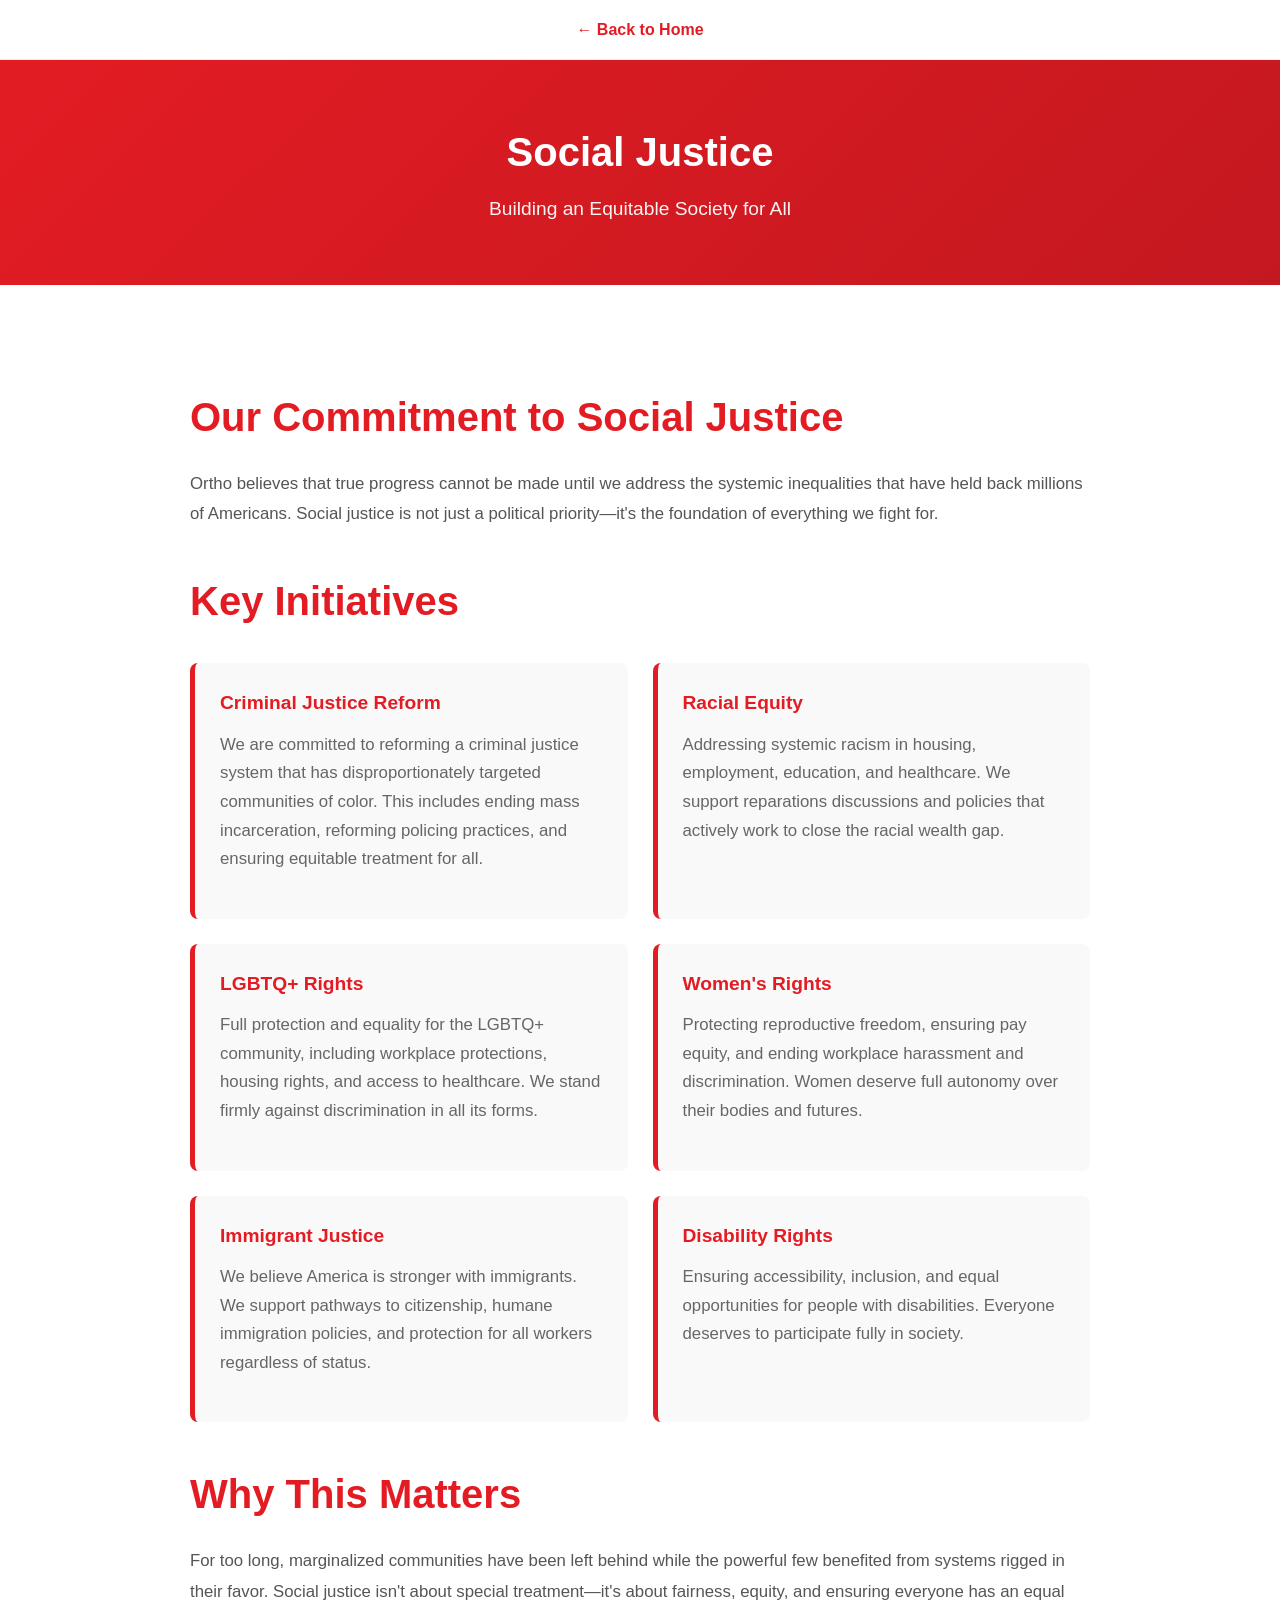
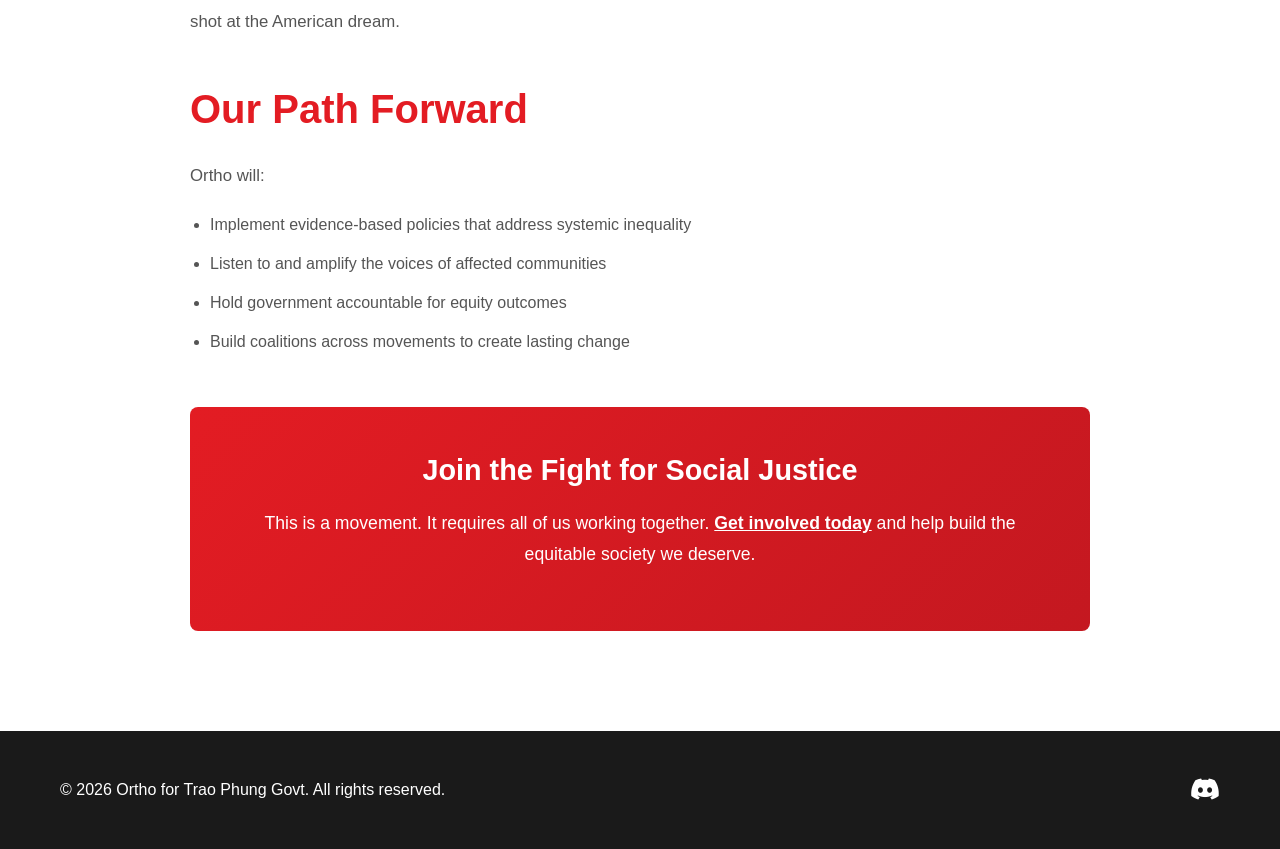
<file: issue-social-justice.html>
<!DOCTYPE html>
<html lang="en">
<head>
    <meta charset="UTF-8">
    <meta name="viewport" content="width=device-width, initial-scale=1.0">
    <title>Social Justice - Ortho for Trao Phung Govt</title>
    <link rel="stylesheet" href="styles.css">
    <link rel="stylesheet" href="https://cdnjs.cloudflare.com/ajax/libs/font-awesome/6.4.0/css/all.min.css">
</head>
<body>
    <!-- Navigation Bar -->
    <nav class="navbar">
        <div class="container">
            <a href="index.html" class="nav-home">← Back to Home</a>
        </div>
    </nav>

    <!-- Page Header -->
    <section class="page-header">
        <div class="container">
            <h1>Social Justice</h1>
            <p>Building an Equitable Society for All</p>
        </div>
    </section>

    <!-- Main Content -->
    <section class="section">
        <div class="container">
            <div class="page-content">
                <h2>Our Commitment to Social Justice</h2>
                <p>Ortho believes that true progress cannot be made until we address the systemic inequalities that have held back millions of Americans. Social justice is not just a political priority—it's the foundation of everything we fight for.</p>

                <h2>Key Initiatives</h2>
                <div class="initiatives-list">
                    <div class="initiative-item">
                        <h3>Criminal Justice Reform</h3>
                        <p>We are committed to reforming a criminal justice system that has disproportionately targeted communities of color. This includes ending mass incarceration, reforming policing practices, and ensuring equitable treatment for all.</p>
                    </div>
                    <div class="initiative-item">
                        <h3>Racial Equity</h3>
                        <p>Addressing systemic racism in housing, employment, education, and healthcare. We support reparations discussions and policies that actively work to close the racial wealth gap.</p>
                    </div>
                    <div class="initiative-item">
                        <h3>LGBTQ+ Rights</h3>
                        <p>Full protection and equality for the LGBTQ+ community, including workplace protections, housing rights, and access to healthcare. We stand firmly against discrimination in all its forms.</p>
                    </div>
                    <div class="initiative-item">
                        <h3>Women's Rights</h3>
                        <p>Protecting reproductive freedom, ensuring pay equity, and ending workplace harassment and discrimination. Women deserve full autonomy over their bodies and futures.</p>
                    </div>
                    <div class="initiative-item">
                        <h3>Immigrant Justice</h3>
                        <p>We believe America is stronger with immigrants. We support pathways to citizenship, humane immigration policies, and protection for all workers regardless of status.</p>
                    </div>
                    <div class="initiative-item">
                        <h3>Disability Rights</h3>
                        <p>Ensuring accessibility, inclusion, and equal opportunities for people with disabilities. Everyone deserves to participate fully in society.</p>
                    </div>
                </div>

                <h2>Why This Matters</h2>
                <p>For too long, marginalized communities have been left behind while the powerful few benefited from systems rigged in their favor. Social justice isn't about special treatment—it's about fairness, equity, and ensuring everyone has an equal shot at the American dream.</p>

                <h2>Our Path Forward</h2>
                <p>Ortho will:</p>
                <ul>
                    <li>Implement evidence-based policies that address systemic inequality</li>
                    <li>Listen to and amplify the voices of affected communities</li>
                    <li>Hold government accountable for equity outcomes</li>
                    <li>Build coalitions across movements to create lasting change</li>
                </ul>

                <div class="cta-box">
                    <h3>Join the Fight for Social Justice</h3>
                    <p>This is a movement. It requires all of us working together. <a href="index.html">Get involved today</a> and help build the equitable society we deserve.</p>
                </div>
            </div>
        </div>
    </section>

    <!-- Footer -->
    <footer class="footer">
        <div class="container">
            <div class="footer-content">
                <p>&copy; 2026 Ortho for Trao Phung Govt. All rights reserved.</p>
                <div class="footer-social">
                    <a href="https://discord.gg/pRzbfzv4eq" target="_blank" title="Join our Discord">
                        <i class="fab fa-discord"></i>
                    </a>
                </div>
            </div>
        </div>
    </footer>

    <script src="script.js"></script>
</body>
</html>
</file>
<file: styles.css>
* {
    margin: 0;
    padding: 0;
    box-sizing: border-box;
}

body {
    font-family: 'Segoe UI', Tahoma, Geneva, Verdana, sans-serif;
    line-height: 1.6;
    color: #333;
}

.container {
    max-width: 1200px;
    margin: 0 auto;
    padding: 0 20px;
}

/* Navigation Bar */
.navbar {
    height: 60px;
    background-color: white;
    border-bottom: 1px solid #eee;
    display: flex;
    align-items: center;
}

.nav-home {
    color: #E31C23;
    text-decoration: none;
    font-weight: 600;
    font-size: 1rem;
    transition: color 0.3s ease;
}

.nav-home:hover {
    color: #c41820;
}

/* Page Header */
.page-header {
    background: linear-gradient(135deg, #E31C23 0%, #c41820 100%);
    color: white;
    padding: 60px 20px;
    text-align: center;
}

.page-header h1 {
    font-size: 2.5rem;
    margin-bottom: 10px;
}

.page-header p {
    font-size: 1.2rem;
    opacity: 0.95;
}

/* Hero Section */
.hero {
    background: linear-gradient(135deg, #f5f5f5 0%, #ffffff 100%);
    padding: 80px 20px;
    min-height: 600px;
    display: flex;
    align-items: center;
}

.hero-content {
    display: grid;
    grid-template-columns: 1fr 1fr;
    gap: 60px;
    align-items: center;
    max-width: 1200px;
    margin: 0 auto;
    width: 100%;
}

.hero-left {
    display: flex;
    flex-direction: column;
    gap: 40px;
}

.hero-title {
    font-size: 3.5rem;
    font-weight: 700;
    line-height: 1.2;
    color: #1a1a1a;
}

/* Email Signup */
.email-signup {
    display: flex;
    flex-direction: column;
    gap: 8px;
}

.email-signup form {
    display: flex;
    flex-direction: column;
    gap: 12px;
}

.email-signup input {
    padding: 16px;
    border: none;
    background-color: white;
    font-size: 1rem;
    width: 100%;
    max-width: 400px;
    box-shadow: 0 2px 8px rgba(0, 0, 0, 0.1);
}

.email-signup input::placeholder {
    color: #999;
}

.email-signup button {
    padding: 12px 32px;
    background-color: #E31C23;
    color: white;
    border: none;
    font-size: 1rem;
    font-weight: 600;
    cursor: pointer;
    width: 100%;
    max-width: 400px;
    transition: background-color 0.3s ease;
}

.email-signup button:hover {
    background-color: #c41820;
}

.email-subtitle {
    font-size: 0.75rem;
    color: #666;
    max-width: 400px;
}

.hero-right {
    display: flex;
    justify-content: center;
    align-items: center;
}

.campaign-symbol {
    width: 300px;
    height: 300px;
    display: flex;
    align-items: center;
    justify-content: center;
}

.symbol-svg {
    width: 100%;
    height: 100%;
    filter: drop-shadow(0 4px 15px rgba(227, 28, 35, 0.2));
}

/* Sections */
.section {
    padding: 100px 20px;
    background-color: #ffffff;
}

.section:nth-child(even) {
    background-color: #f9f9f9;
}

.section h2 {
    font-size: 2.5rem;
    font-weight: 700;
    margin-bottom: 30px;
    color: #1a1a1a;
}

.section h2 a {
    color: #E31C23;
    text-decoration: none;
    transition: color 0.3s ease;
}

.section h2 a:hover {
    color: #c41820;
    text-decoration: underline;
}

.section-link {
    cursor: pointer;
}

.read-more {
    color: #E31C23;
    text-decoration: none;
    font-weight: 600;
    transition: color 0.3s ease;
}

.read-more:hover {
    color: #c41820;
}

.meet-ortho .content {
    max-width: 800px;
    margin: 0 auto;
    text-align: center;
    font-size: 1.1rem;
    color: #555;
    line-height: 1.8;
}

/* Page Content */
.page-content {
    max-width: 900px;
    margin: 0 auto;
}

.page-content h2 {
    margin-top: 40px;
    margin-bottom: 20px;
    color: #E31C23;
}

.page-content h2:first-child {
    margin-top: 0;
}

.page-content p {
    margin-bottom: 20px;
    color: #555;
    line-height: 1.8;
    font-size: 1.05rem;
}

.page-content ul {
    margin-bottom: 20px;
    margin-left: 20px;
    color: #555;
}

.page-content ul li {
    margin-bottom: 10px;
    line-height: 1.8;
}

/* Values & Initiatives Grid */
.values-grid,
.initiatives-list {
    display: grid;
    grid-template-columns: repeat(auto-fit, minmax(300px, 1fr));
    gap: 25px;
    margin: 30px 0;
}

.value-card,
.initiative-item {
    background-color: #f9f9f9;
    padding: 25px;
    border-radius: 8px;
    border-left: 5px solid #E31C23;
}

.value-card h3,
.initiative-item h3 {
    color: #E31C23;
    margin-bottom: 12px;
    font-size: 1.2rem;
}

.value-card p,
.initiative-item p {
    color: #666;
    line-height: 1.7;
}

/* Issues Grid */
.issues-grid {
    display: grid;
    grid-template-columns: repeat(auto-fit, minmax(320px, 1fr));
    gap: 30px;
}

.issue-card {
    background-color: white;
    padding: 30px;
    border-radius: 8px;
    box-shadow: 0 2px 10px rgba(0, 0, 0, 0.08);
    transition: transform 0.3s ease, box-shadow 0.3s ease;
}

.issue-card:hover {
    transform: translateY(-5px);
    box-shadow: 0 8px 20px rgba(0, 0, 0, 0.12);
}

.issue-card h3 {
    font-size: 1.4rem;
    margin-bottom: 15px;
}

.issue-card h3 a {
    color: #E31C23;
    text-decoration: none;
    transition: color 0.3s ease;
}

.issue-card h3 a:hover {
    color: #c41820;
}

.issue-card p {
    color: #666;
    line-height: 1.8;
}

.learn-more {
    color: #E31C23;
    text-decoration: none;
    font-weight: 600;
    transition: color 0.3s ease;
}

.learn-more:hover {
    color: #c41820;
}

/* CTA Box */
.cta-box {
    background: linear-gradient(135deg, #E31C23 0%, #c41820 100%);
    color: white;
    padding: 40px;
    border-radius: 8px;
    text-align: center;
    margin-top: 50px;
}

.cta-box h3 {
    font-size: 1.8rem;
    margin-bottom: 15px;
}

.cta-box p {
    color: white;
    font-size: 1.1rem;
}

.cta-box a {
    color: white;
    text-decoration: underline;
    font-weight: 600;
}

.cta-box a:hover {
    color: #f0f0f0;
}

/* Footer */
.footer {
    background-color: #1a1a1a;
    color: white;
    padding: 40px 20px;
    text-align: center;
}

.footer-content {
    display: flex;
    justify-content: space-between;
    align-items: center;
    flex-wrap: wrap;
    gap: 20px;
    max-width: 1200px;
    margin: 0 auto;
}

.footer-social {
    display: flex;
    gap: 20px;
}

.footer-social a {
    color: white;
    font-size: 1.5rem;
    transition: color 0.3s ease;
}

.footer-social a:hover {
    color: #E31C23;
}

/* Responsive Design */
@media (max-width: 768px) {
    .hero-content {
        grid-template-columns: 1fr;
        gap: 40px;
        padding: 40px 0;
    }

    .hero-title {
        font-size: 2rem;
    }

    .campaign-symbol {
        width: 200px;
        height: 200px;
    }

    .section h2 {
        font-size: 1.8rem;
    }

    .page-header h1 {
        font-size: 2rem;
    }

    .issues-grid {
        grid-template-columns: 1fr;
    }

    .values-grid,
    .initiatives-list {
        grid-template-columns: 1fr;
    }

    .footer-content {
        justify-content: center;
    }
}

@media (max-width: 480px) {
    .hero-title {
        font-size: 1.5rem;
    }

    .email-signup input,
    .email-signup button {
        max-width: 100%;
    }

    .section {
        padding: 60px 20px;
    }

    .section h2 {
        font-size: 1.5rem;
        margin-bottom: 20px;
    }

    .page-header {
        padding: 40px 20px;
    }

    .page-header h1 {
        font-size: 1.5rem;
    }

    .page-header p {
        font-size: 1rem;
    }

    .cta-box {
        padding: 30px 20px;
    }

    .cta-box h3 {
        font-size: 1.3rem;
    }
}
</file>
